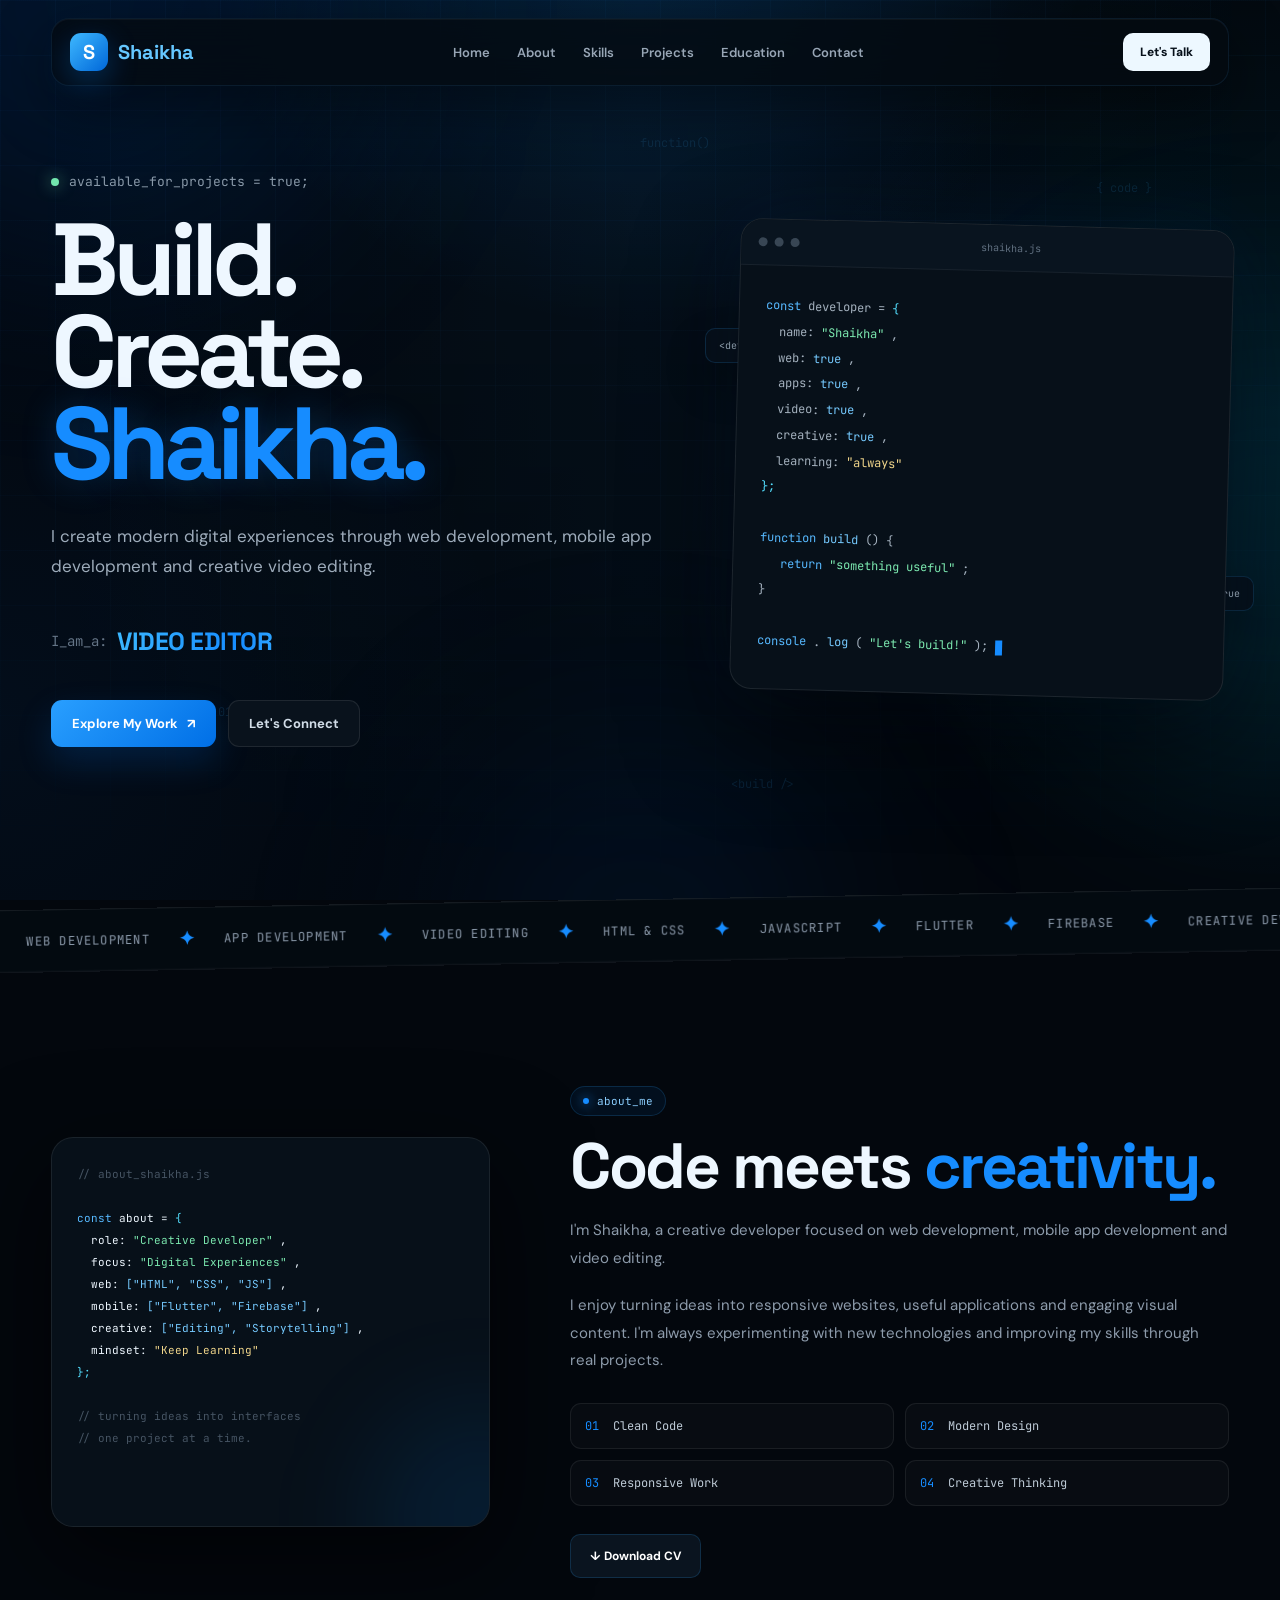
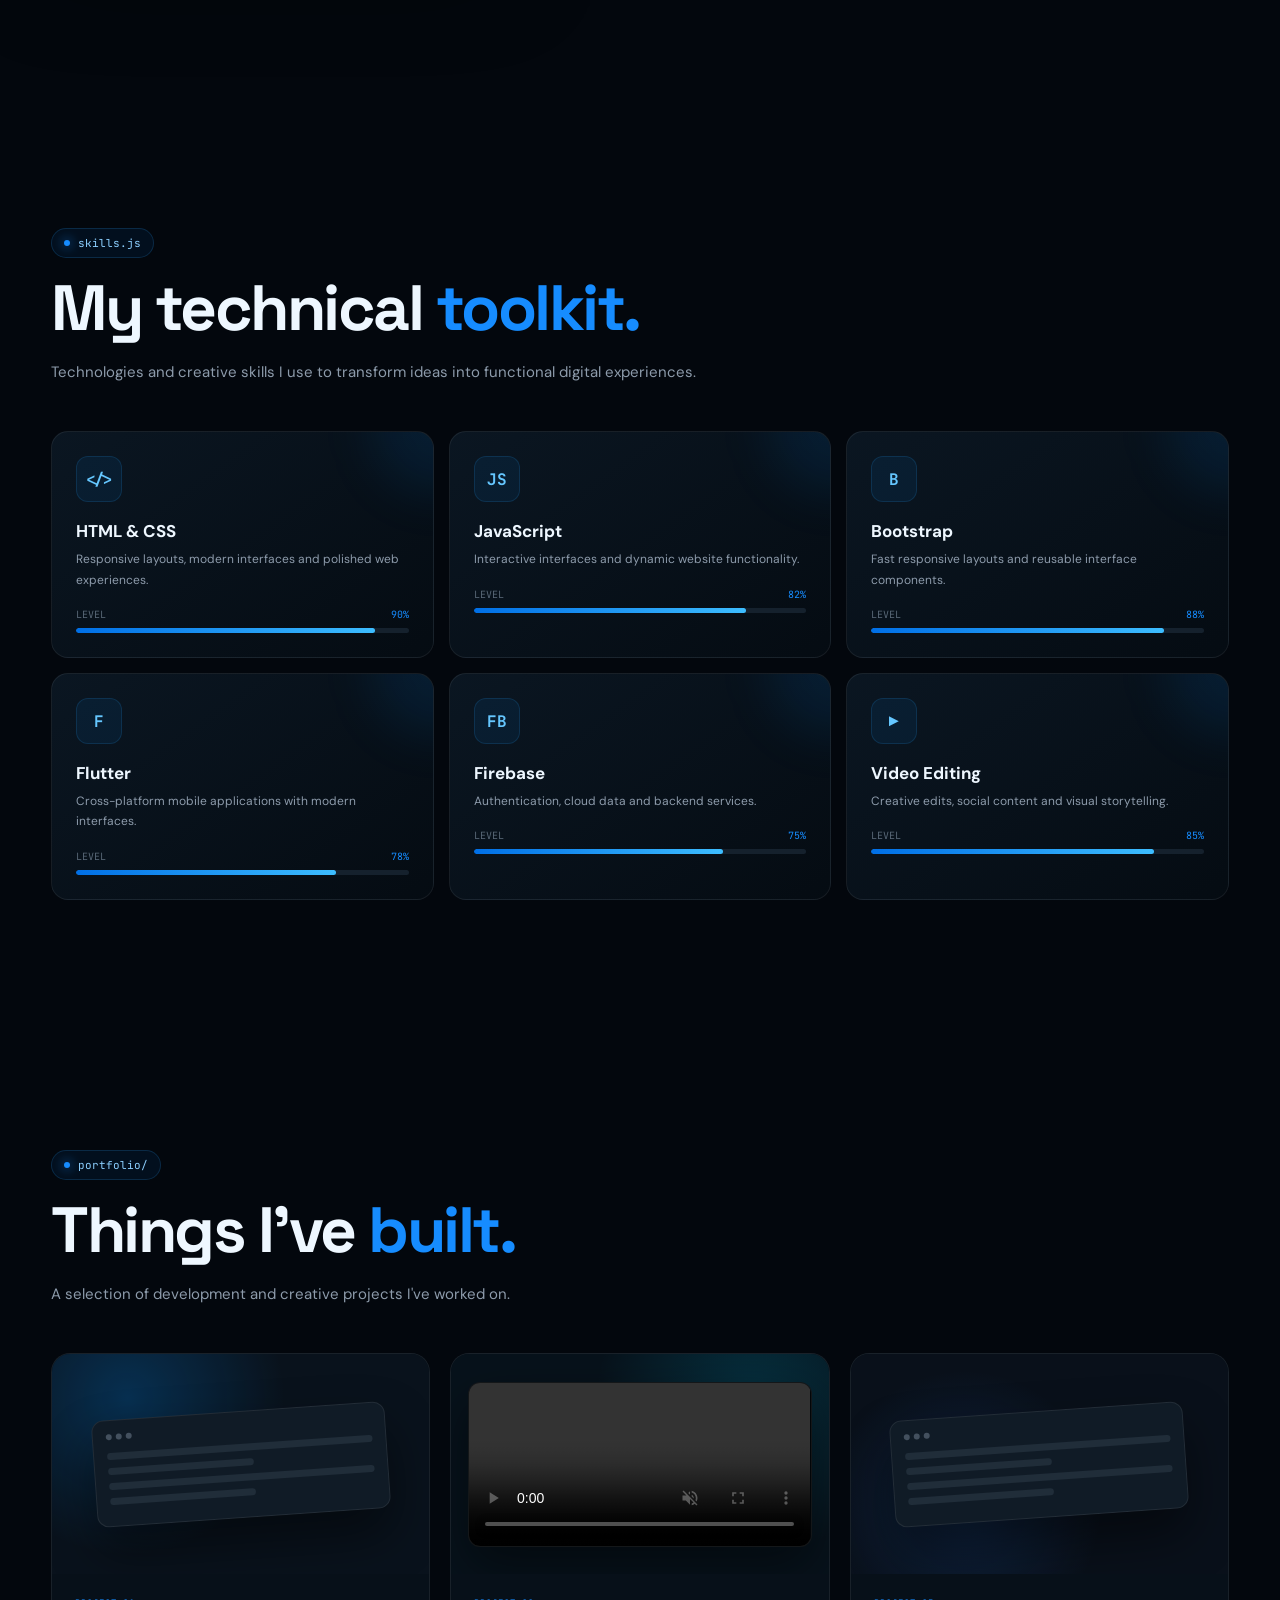
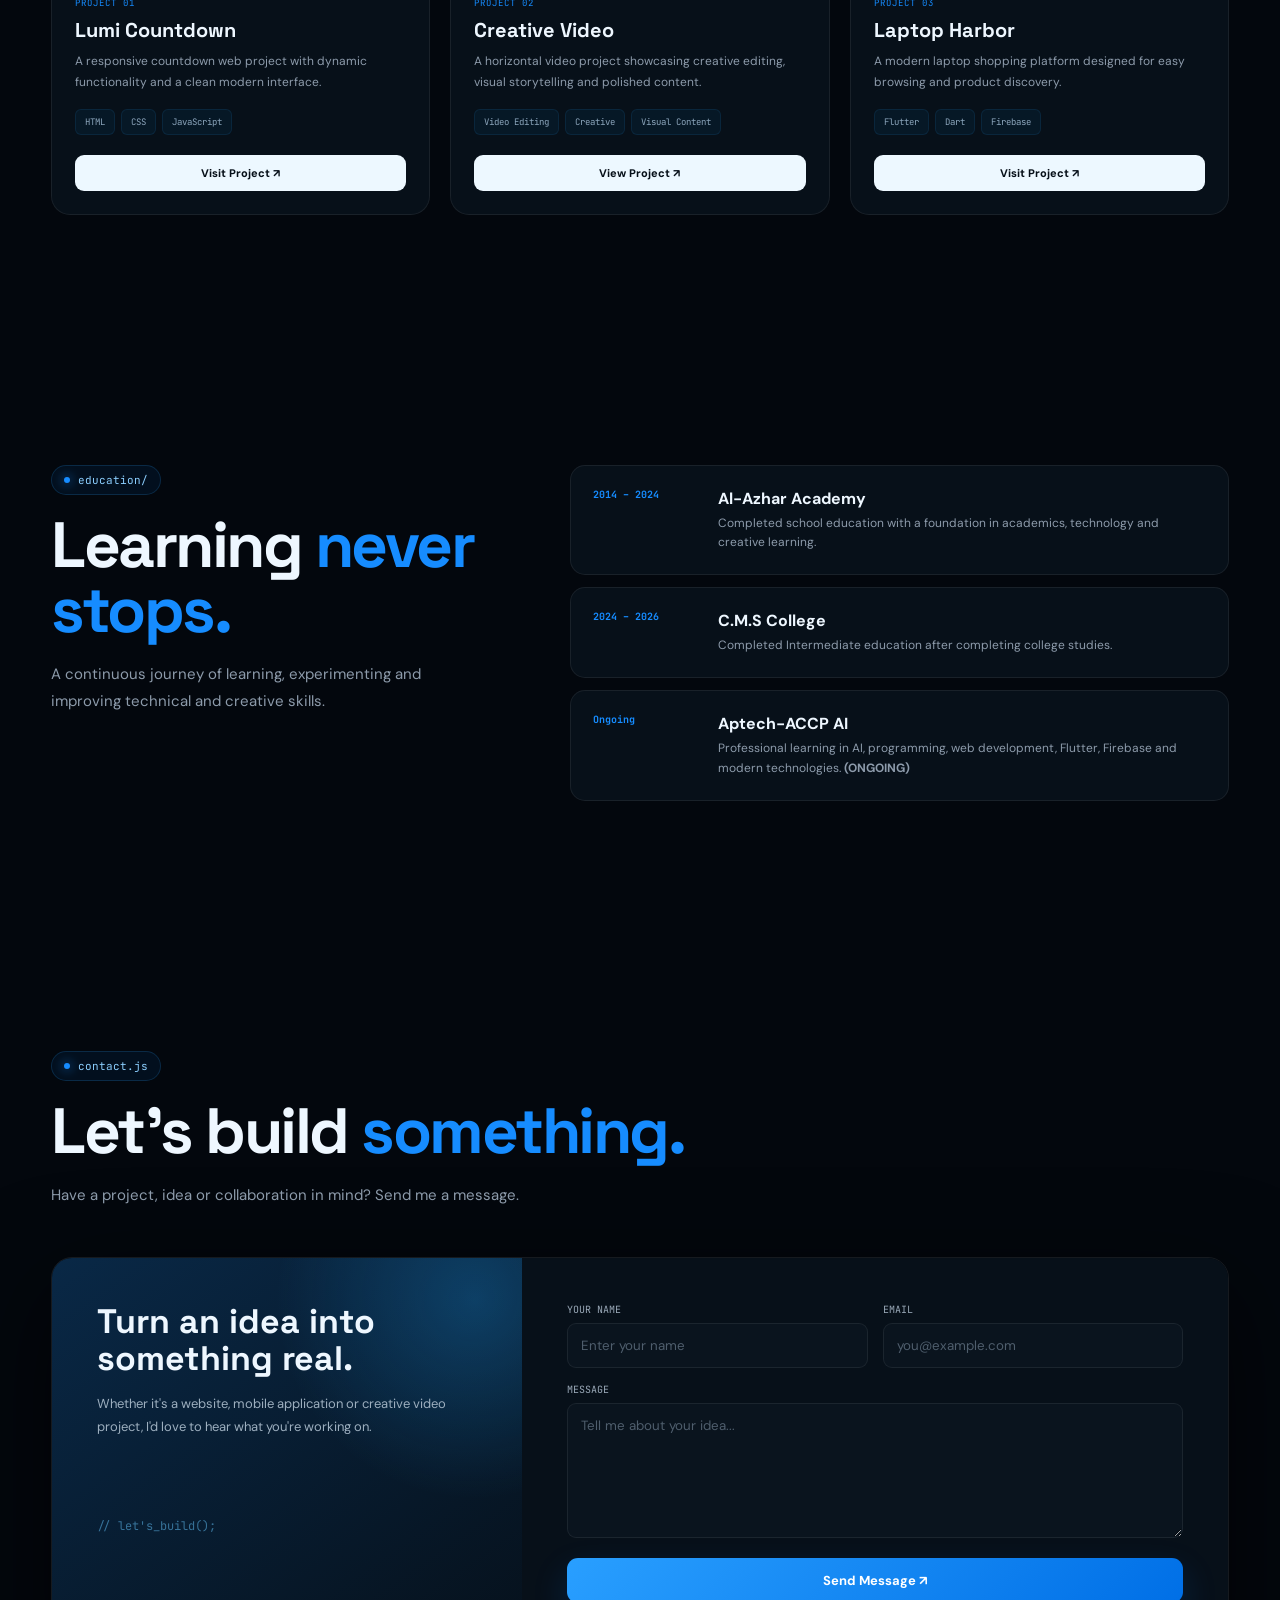
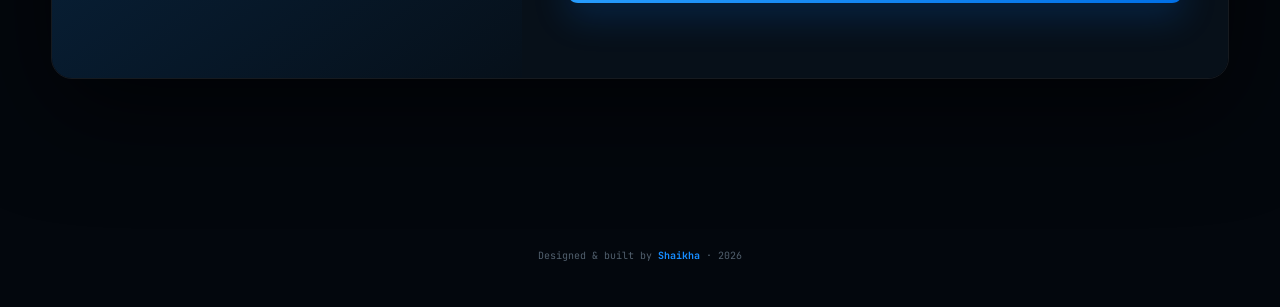
<file: index.html>
<!doctype html>
<html lang="en">
  <head>
    <meta charset="UTF-8" />
    <meta name="viewport" content="width=device-width, initial-scale=1.0" />
    <title>Shaikha | Developer & Video Editor</title>
    <link rel="preconnect" href="https://fonts.googleapis.com" />
    <link rel="preconnect" href="https://fonts.gstatic.com" crossorigin />
    <link
      href="https://fonts.googleapis.com/css2?family=DM+Sans:wght@400;500;600;700&family=JetBrains+Mono:wght@400;500;600;700&family=Space+Grotesk:wght@400;500;600;700&display=swap"
      rel="stylesheet"
    />
    <style>
      /* ===================================================== RESET ===================================================== */
      * {
        margin: 0;
        padding: 0;
        box-sizing: border-box;
      }
      html {
        scroll-behavior: smooth;
      }
      body {
        font-family: "DM Sans", sans-serif;
        color: #eef7ff;
        background: #03070d;
        overflow-x: hidden;
      }
      ::selection {
        background: #168cff;
        color: white;
      }
      a {
        text-decoration: none;
        color: inherit;
      }
      button,
      input,
      textarea {
        font-family: inherit;
      }
      :root {
        --bg: #03070d;
        --bg2: #07101a;
        --card: #09121c;
        --blue: #168cff;
        --blue2: #006fe6;
        --blue3: #65c7ff;
        --cyan: #32d8ff;
        --white: #f3f9ff;
        --muted: #8d9bab;
        --muted2: #566474;
        --border: rgba(44, 166, 255, 0.18);
        --green: #72e6ae;
        --shadow: 0 30px 100px rgba(0, 0, 0, 0.65);
      } /* ===================================================== UNIQUE DARK CODING BACKGROUND ===================================================== */
      .background {
        position: fixed;
        inset: 0;
        z-index: -20;
        overflow: hidden;
        background:
          radial-gradient(
            circle at 50% -15%,
            rgba(0, 132, 255, 0.18),
            transparent 38%
          ),
          radial-gradient(
            circle at 100% 45%,
            rgba(0, 209, 255, 0.08),
            transparent 35%
          ),
          radial-gradient(
            circle at 0% 80%,
            rgba(0, 90, 190, 0.08),
            transparent 35%
          ),
          #03070d;
      } /* Perspective grid */
      .background-grid {
        position: absolute;
        inset: 0;
        background-image:
          linear-gradient(rgba(40, 155, 255, 0.045) 1px, transparent 1px),
          linear-gradient(90deg, rgba(40, 155, 255, 0.045) 1px, transparent 1px);
        background-size: 55px 55px;
        mask-image: linear-gradient(
          to bottom,
          black,
          rgba(0, 0, 0, 0.6) 65%,
          transparent
        );
        opacity: 0.8;
      } /* Moving light scan */
      .background-grid::after {
        content: "";
        position: absolute;
        inset: 0;
        background: linear-gradient(
          90deg,
          transparent,
          rgba(35, 166, 255, 0.08),
          transparent
        );
        animation: scan 8s linear infinite;
      }
      @keyframes scan {
        0% {
          transform: translateX(-100%);
        }
        100% {
          transform: translateX(100%);
        }
      } /* Blue atmospheric glows */
      .glow {
        position: absolute;
        border-radius: 50%;
        filter: blur(110px);
        pointer-events: none;
      }
      .glow-one {
        width: 520px;
        height: 520px;
        background: rgba(0, 112, 255, 0.13);
        top: -260px;
        left: -170px;
        animation: glowFloat 12s ease-in-out infinite;
      }
      .glow-two {
        width: 480px;
        height: 480px;
        background: rgba(0, 205, 255, 0.08);
        right: -230px;
        top: 35%;
        animation: glowFloat2 15s ease-in-out infinite;
      }
      .glow-three {
        width: 380px;
        height: 380px;
        background: rgba(0, 88, 190, 0.1);
        left: 35%;
        bottom: -220px;
      }
      @keyframes glowFloat {
        50% {
          transform: translate(80px, 60px) scale(1.1);
        }
      }
      @keyframes glowFloat2 {
        50% {
          transform: translate(-60px, 50px) scale(1.08);
        }
      } /* Floating coding symbols */
      .code-particle {
        position: absolute;
        color: rgba(61, 180, 255, 0.13);
        font-family: "JetBrains Mono", monospace;
        font-size: 12px;
        pointer-events: none;
        animation: particleFloat 9s ease-in-out infinite;
      }
      .p1 {
        left: 7%;
        top: 28%;
      }
      .p2 {
        right: 10%;
        top: 20%;
        animation-delay: 2s;
      }
      .p3 {
        left: 17%;
        bottom: 20%;
        animation-delay: 4s;
      }
      .p4 {
        right: 18%;
        bottom: 25%;
        animation-delay: 1s;
      }
      .p5 {
        left: 50%;
        top: 15%;
        animation-delay: 3s;
      }
      .p6 {
        right: 38%;
        bottom: 12%;
        animation-delay: 5s;
      }
      @keyframes particleFloat {
        50% {
          transform: translateY(-18px);
          opacity: 0.8;
        }
      } /* ===================================================== NAVBAR ===================================================== */
      header {
        position: fixed;
        top: 18px;
        left: 0;
        width: 100%;
        z-index: 999;
      }
      .navbar {
        width: min(1180px, 92%);
        height: 68px;
        margin: auto;
        padding: 0 18px;
        display: flex;
        align-items: center;
        justify-content: space-between;
        background: rgba(4, 10, 17, 0.8);
        border: 1px solid rgba(70, 174, 255, 0.1);
        border-radius: 18px;
        backdrop-filter: blur(20px);
        box-shadow:
          0 20px 60px rgba(0, 0, 0, 0.45),
          inset 0 1px rgba(255, 255, 255, 0.04);
      }
      .logo {
        display: flex;
        align-items: center;
        gap: 10px;
        font-size: 20px;
        font-weight: 700;
        font-family: "Space Grotesk", sans-serif;
      }
      .logo-box {
        width: 38px;
        height: 38px;
        display: grid;
        place-items: center;
        border-radius: 11px;
        color: white;
        background: linear-gradient(135deg, #3eb8ff, #0067d9);
        box-shadow: 0 10px 30px rgba(0, 129, 255, 0.3);
      }
      .logo span {
        color: var(--blue3);
      }
      .nav-links {
        display: flex;
        align-items: center;
        gap: 27px;
      }
      .nav-links a {
        color: #98a6b6;
        font-size: 13px;
        font-weight: 600;
        transition: 0.25s;
      }
      .nav-links a:hover {
        color: #ffffff;
      }
      .nav-btn {
        padding: 11px 17px;
        background: #edf8ff;
        border-radius: 10px;
        color: #06101a;
        font-size: 12px;
        font-weight: 800;
        transition: 0.3s;
      }
      .nav-btn:hover {
        background: var(--blue);
        color: white;
        transform: translateY(-2px);
      }
      .menu {
        display: none;
        width: 42px;
        height: 42px;
        border: 1px solid rgba(255, 255, 255, 0.08);
        border-radius: 11px;
        background: #0b141e;
        color: white;
        font-size: 20px;
        cursor: pointer;
      } /* ===================================================== GENERAL ===================================================== */
      .container {
        width: min(1180px, 92%);
        margin: auto;
      }
      section {
        padding: 125px 0;
      }
      .section-label {
        display: inline-flex;
        align-items: center;
        gap: 8px;
        padding: 7px 12px;
        color: #8bcfff;
        border: 1px solid var(--border);
        background: rgba(0, 130, 255, 0.07);
        border-radius: 50px;
        font-size: 11px;
        font-family: "JetBrains Mono", monospace;
        margin-bottom: 18px;
      }
      .section-label::before {
        content: "";
        width: 6px;
        height: 6px;
        border-radius: 50%;
        background: var(--blue);
        box-shadow: 0 0 12px var(--blue);
      }
      .section-title {
        font-family: "Space Grotesk", sans-serif;
        font-size: clamp(38px, 5vw, 64px);
        letter-spacing: -2.5px;
        line-height: 1.02;
        margin-bottom: 18px;
      }
      .purple {
        color: var(--blue);
      }
      .section-description {
        max-width: 650px;
        color: var(--muted);
        line-height: 1.8;
        font-size: 15px;
      } /* ===================================================== HERO ===================================================== */
      .hero {
        min-height: 100vh;
        display: grid;
        grid-template-columns: 1.1fr 0.9fr;
        gap: 80px;
        align-items: center;
        padding-top: 145px;
      }
      .hero-left {
        position: relative;
      }
      .terminal-label {
        display: flex;
        align-items: center;
        gap: 10px;
        color: #8999a9;
        font-family: "JetBrains Mono", monospace;
        font-size: 13px;
        margin-bottom: 24px;
      }
      .terminal-label .dot {
        width: 8px;
        height: 8px;
        border-radius: 50%;
        background: var(--green);
        box-shadow: 0 0 15px rgba(114, 230, 174, 0.7);
      }
      .hero h1 {
        font-family: "Space Grotesk", sans-serif;
        font-size: clamp(62px, 8vw, 108px);
        line-height: 0.9;
        letter-spacing: -6px;
        margin-bottom: 30px;
      }
      .hero h1 .line-two {
        display: block;
      }
      .hero h1 .name {
        color: var(--blue);
        text-shadow: 0 0 35px rgba(22, 140, 255, 0.25);
      }
      .hero-text {
        max-width: 620px;
        color: #9eacbb;
        font-size: 17px;
        line-height: 1.8;
        margin-bottom: 32px;
      } /* ===================================================== LOOPING ROLE TEXT ===================================================== */
      .role-wrapper {
        height: 54px;
        display: flex;
        align-items: center;
        margin-bottom: 32px;
        overflow: hidden;
      }
      .role-prefix {
        color: #647486;
        font-family: "JetBrains Mono", monospace;
        font-size: 14px;
        margin-right: 10px;
      }
      .role-loop {
        height: 45px;
        overflow: hidden;
        position: relative;
      }
      .role-track {
        display: flex;
        flex-direction: column;
        animation: roleLoop 9s ease-in-out infinite;
      }
      .loop-role {
        height: 45px;
        display: flex;
        align-items: center;
        font-family: "Space Grotesk", sans-serif;
        font-size: 25px;
        font-weight: 700;
        letter-spacing: -0.5px;
        background: linear-gradient(90deg, #3bb7ff, #168cff, #65dcff);
        -webkit-background-clip: text;
        -webkit-text-fill-color: transparent;
      }
      @keyframes roleLoop {
        0%,
        20% {
          transform: translateY(0);
        }
        25%,
        45% {
          transform: translateY(-45px);
        }
        50%,
        70% {
          transform: translateY(-90px);
        }
        75%,
        95% {
          transform: translateY(-135px);
        }
        100% {
          transform: translateY(0);
        }
      }
      .hero-buttons {
        display: flex;
        gap: 12px;
        flex-wrap: wrap;
      }
      .primary-btn {
        display: inline-flex;
        align-items: center;
        justify-content: center;
        gap: 9px;
        padding: 14px 21px;
        color: white;
        background: linear-gradient(135deg, #299fff, #006fe6);
        border-radius: 11px;
        font-size: 13px;
        font-weight: 700;
        box-shadow: 0 15px 35px rgba(0, 112, 230, 0.2);
        transition: 0.3s;
      }
      .primary-btn:hover {
        transform: translateY(-4px);
        box-shadow: 0 20px 45px rgba(0, 133, 255, 0.35);
      }
      .secondary-btn {
        display: inline-flex;
        align-items: center;
        padding: 14px 20px;
        color: #d1dce7;
        background: #09121c;
        border: 1px solid rgba(255, 255, 255, 0.09);
        border-radius: 11px;
        font-size: 13px;
        font-weight: 700;
        transition: 0.3s;
      }
      .secondary-btn:hover {
        border-color: var(--border);
        transform: translateY(-4px);
        color: white;
      } /* ===================================================== TERMINAL ===================================================== */
      .hero-right {
        position: relative;
      }
      .terminal {
        width: 100%;
        background: #071019;
        border: 1px solid rgba(255, 255, 255, 0.09);
        border-radius: 22px;
        overflow: hidden;
        box-shadow:
          0 40px 100px rgba(0, 0, 0, 0.55),
          0 0 80px rgba(0, 130, 255, 0.08);
        transform: rotate(1.5deg);
        transition: 0.4s;
      }
      .terminal:hover {
        transform: rotate(0deg) translateY(-5px);
      }
      .terminal-top {
        height: 46px;
        padding: 0 17px;
        display: flex;
        align-items: center;
        gap: 7px;
        border-bottom: 1px solid rgba(255, 255, 255, 0.06);
        background: #09141f;
      }
      .terminal-dot {
        width: 9px;
        height: 9px;
        border-radius: 50%;
        background: #384654;
      }
      .terminal-title {
        margin-left: auto;
        margin-right: auto;
        color: #617080;
        font-family: "JetBrains Mono", monospace;
        font-size: 10px;
      }
      .terminal-code {
        padding: 28px 26px 34px;
        font-family: "JetBrains Mono", monospace;
        font-size: 12px;
        line-height: 2.15;
        color: #a5b2bf;
      }
      .code-purple {
        color: #57b9ff;
      }
      .code-green {
        color: #7ce9b0;
      }
      .code-blue {
        color: #76caff;
      }
      .code-pink {
        color: #54dfff;
      }
      .code-yellow {
        color: #f1d68b;
      }
      .cursor {
        display: inline-block;
        width: 7px;
        height: 15px;
        background: var(--blue);
        vertical-align: middle;
        animation: blink 1s infinite;
      }
      @keyframes blink {
        50% {
          opacity: 0;
        }
      }
      .terminal-badge {
        position: absolute;
        padding: 10px 13px;
        background: rgba(8, 17, 27, 0.94);
        border: 1px solid rgba(44, 166, 255, 0.2);
        border-radius: 10px;
        color: #b9cad9;
        font-family: "JetBrains Mono", monospace;
        font-size: 10px;
        box-shadow: 0 20px 40px rgba(0, 0, 0, 0.3);
        animation: badgeFloat 5s ease-in-out infinite;
      }
      .badge-one {
        left: -30px;
        top: 22%;
      }
      .badge-two {
        right: -25px;
        bottom: 18%;
        animation-delay: 1.5s;
      }
      @keyframes badgeFloat {
        50% {
          transform: translateY(-12px);
        }
      } /* ===================================================== MARQUEE ===================================================== */
      .marquee-wrap {
        overflow: hidden;
        border-top: 1px solid rgba(255, 255, 255, 0.07);
        border-bottom: 1px solid rgba(255, 255, 255, 0.07);
        background: rgba(4, 11, 18, 0.7);
        padding: 18px 0;
        transform: rotate(-1deg) scale(1.03);
      }
      .marquee {
        display: flex;
        width: max-content;
        animation: marquee 24s linear infinite;
      }
      .marquee-item {
        display: flex;
        align-items: center;
        gap: 28px;
        padding-right: 28px;
        color: #8998a8;
        font-family: "JetBrains Mono", monospace;
        font-size: 12px;
        text-transform: uppercase;
        letter-spacing: 1px;
      }
      .marquee-item strong {
        color: var(--blue);
        font-size: 18px;
      }
      @keyframes marquee {
        to {
          transform: translateX(-50%);
        }
      } /* ===================================================== ABOUT ===================================================== */
      .about-grid {
        display: grid;
        grid-template-columns: 0.8fr 1.2fr;
        gap: 80px;
        align-items: center;
      }
      .about-code {
        min-height: 390px;
        padding: 25px;
        background: #071019;
        border: 1px solid rgba(255, 255, 255, 0.08);
        border-radius: 22px;
        font-family: "JetBrains Mono", monospace;
        font-size: 11px;
        line-height: 2;
        box-shadow: var(--shadow);
        position: relative;
        overflow: hidden;
      }
      .about-code::after {
        content: "";
        position: absolute;
        width: 220px;
        height: 220px;
        border-radius: 50%;
        background: rgba(0, 135, 255, 0.1);
        filter: blur(50px);
        right: -100px;
        bottom: -100px;
      }
      .code-comment {
        color: #465463;
      }
      .about-content p {
        color: var(--muted);
        line-height: 1.85;
        font-size: 15px;
        margin-bottom: 19px;
      }
      .about-points {
        display: grid;
        grid-template-columns: 1fr 1fr;
        gap: 11px;
        margin-top: 28px;
      }
      .about-point {
        padding: 14px;
        border: 1px solid rgba(255, 255, 255, 0.07);
        background: rgba(255, 255, 255, 0.025);
        border-radius: 11px;
        color: #bdcad6;
        font-size: 12px;
        font-family: "JetBrains Mono", monospace;
      }
      .about-point span {
        color: var(--blue);
        margin-right: 7px;
      }
      .about-actions {
        margin-top: 28px;
      }
      .cv-btn {
        display: inline-flex;
        align-items: center;
        gap: 9px;
        padding: 13px 19px;
        color: white;
        background: #0a141f;
        border: 1px solid var(--border);
        border-radius: 10px;
        font-size: 12px;
        font-weight: 700;
        transition: 0.3s;
      }
      .cv-btn:hover {
        background: var(--blue);
        border-color: var(--blue);
        transform: translateY(-3px);
      } /* ===================================================== SKILLS ===================================================== */
      .skills-grid {
        display: grid;
        grid-template-columns: repeat(3, 1fr);
        gap: 15px;
        margin-top: 45px;
      }
      .skill-card {
        padding: 24px;
        background: linear-gradient(
          145deg,
          rgba(11, 23, 35, 0.96),
          rgba(5, 12, 19, 0.96)
        );
        border: 1px solid rgba(255, 255, 255, 0.07);
        border-radius: 17px;
        transition: 0.35s;
        position: relative;
        overflow: hidden;
      }
      .skill-card::before {
        content: "";
        position: absolute;
        width: 130px;
        height: 130px;
        border-radius: 50%;
        background: rgba(0, 140, 255, 0.1);
        filter: blur(25px);
        top: -70px;
        right: -70px;
        transition: 0.4s;
      }
      .skill-card:hover {
        transform: translateY(-7px);
        border-color: rgba(44, 166, 255, 0.25);
        box-shadow: 0 25px 60px rgba(0, 0, 0, 0.35);
      }
      .skill-card:hover::before {
        transform: scale(1.5);
      }
      .skill-icon {
        width: 46px;
        height: 46px;
        display: grid;
        place-items: center;
        background: rgba(0, 145, 255, 0.08);
        border: 1px solid rgba(44, 166, 255, 0.15);
        border-radius: 12px;
        color: var(--blue3);
        font-family: "JetBrains Mono", monospace;
        font-weight: 700;
        margin-bottom: 18px;
        position: relative;
      }
      .skill-card h3 {
        font-size: 17px;
        margin-bottom: 7px;
        position: relative;
      }
      .skill-card p {
        color: var(--muted);
        font-size: 12px;
        line-height: 1.7;
        margin-bottom: 18px;
        position: relative;
      }
      .skill-progress-top {
        display: flex;
        justify-content: space-between;
        color: #596877;
        font-size: 10px;
        font-family: "JetBrains Mono", monospace;
        margin-bottom: 7px;
      }
      .skill-percent {
        color: var(--blue);
      }
      .progress-bar {
        height: 5px;
        background: #15212d;
        border-radius: 50px;
        overflow: hidden;
      }
      .progress-fill {
        height: 100%;
        width: 0;
        background: linear-gradient(90deg, #006fe6, #3dbdff);
        border-radius: 50px;
        transition: width 1.4s ease;
      }
      .skill-card.show .progress-fill {
        width: var(--skill-width);
      } /* ===================================================== PROJECTS ===================================================== */
      .projects-grid {
        display: grid;
        grid-template-columns: repeat(3, minmax(0, 1fr));
        gap: 20px;
        margin-top: 45px;
      }
      .project-card {
        display: flex;
        flex-direction: column;
        min-width: 0;
        background: #071019;
        border: 1px solid rgba(255, 255, 255, 0.07);
        border-radius: 19px;
        overflow: hidden;
        transition: 0.35s;
      }
      .project-card:hover {
        transform: translateY(-8px);
        border-color: rgba(44, 166, 255, 0.22);
        box-shadow: 0 35px 80px rgba(0, 0, 0, 0.45);
      }
      .project-preview {
        height: 220px;
        display: flex;
        align-items: center;
        justify-content: center;
        position: relative;
        overflow: hidden;
      }
      .project-one {
        background:
          radial-gradient(
            circle at 20% 20%,
            rgba(0, 145, 255, 0.23),
            transparent 45%
          ),
          #09121c;
      }
      .project-two {
        background:
          radial-gradient(
            circle at 80% 20%,
            rgba(0, 207, 255, 0.16),
            transparent 45%
          ),
          #07121b;
      }
      .project-three {
        background:
          radial-gradient(
            circle at 30% 70%,
            rgba(40, 130, 255, 0.17),
            transparent 45%
          ),
          #09101a;
      }
      .mock-window {
        width: 78%;
        background: #101b26;
        border: 1px solid rgba(255, 255, 255, 0.08);
        border-radius: 12px;
        padding: 13px;
        box-shadow: 0 25px 50px rgba(0, 0, 0, 0.45);
        transform: rotate(-4deg);
        transition: 0.4s;
      }
      .project-card:hover .mock-window {
        transform: rotate(0deg) scale(1.04);
      }
      .mock-top {
        display: flex;
        gap: 4px;
        margin-bottom: 13px;
      }
      .mock-dot {
        width: 6px;
        height: 6px;
        background: #43505e;
        border-radius: 50%;
      }
      .mock-line {
        height: 7px;
        background: #202d39;
        border-radius: 20px;
        margin: 8px 0;
      }
      .mock-line.short {
        width: 55%;
      }
      .project-video {
        width: 91%;
        height: 165px;
        object-fit: cover;
        display: block;
        border-radius: 12px;
        background: #020508;
        border: 1px solid rgba(255, 255, 255, 0.07);
        box-shadow: 0 20px 50px rgba(0, 0, 0, 0.45);
        transition: 0.4s;
      }
      .project-card:hover .project-video {
        transform: scale(1.025);
      }
      .project-info {
        padding: 23px;
        display: flex;
        flex-direction: column;
        flex: 1;
      }
      .project-number {
        color: var(--blue);
        font-family: "JetBrains Mono", monospace;
        font-size: 9px;
        letter-spacing: 1px;
        margin-bottom: 8px;
      }
      .project-info h3 {
        font-family: "Space Grotesk", sans-serif;
        font-size: 20px;
        margin-bottom: 8px;
      }
      .project-info p {
        color: var(--muted);
        font-size: 12px;
        line-height: 1.7;
        margin-bottom: 17px;
      }
      .tags {
        display: flex;
        flex-wrap: wrap;
        gap: 6px;
        margin-bottom: 20px;
      }
      .tag {
        padding: 6px 9px;
        background: rgba(0, 145, 255, 0.06);
        border: 1px solid rgba(44, 166, 255, 0.1);
        color: #8ca7bd;
        border-radius: 6px;
        font-family: "JetBrains Mono", monospace;
        font-size: 9px;
      }
      .project-link {
        display: flex;
        align-items: center;
        justify-content: center;
        gap: 7px;
        width: 100%;
        padding: 11px;
        margin-top: auto;
        background: #edf8ff;
        color: #071019;
        border-radius: 9px;
        font-size: 11px;
        font-weight: 800;
        transition: 0.3s;
      }
      .project-link:hover {
        background: var(--blue);
        color: white;
        transform: translateY(-2px);
      } /* ===================================================== EDUCATION ===================================================== */
      .education {
        display: grid;
        grid-template-columns: 0.8fr 1.2fr;
        gap: 80px;
      }
      .education-list {
        display: grid;
        gap: 12px;
      }
      .edu-item {
        padding: 22px;
        display: grid;
        grid-template-columns: 105px 1fr;
        gap: 20px;
        background: #071019;
        border: 1px solid rgba(255, 255, 255, 0.07);
        border-radius: 15px;
        transition: 0.3s;
      }
      .edu-item:hover {
        transform: translateX(5px);
        border-color: rgba(44, 166, 255, 0.2);
      }
      .edu-year {
        color: var(--blue);
        font-family: "JetBrains Mono", monospace;
        font-size: 10px;
        font-weight: 700;
      }
      .edu-item h3 {
        font-size: 16px;
        margin-bottom: 5px;
      }
      .edu-item p {
        color: var(--muted);
        font-size: 12px;
        line-height: 1.6;
      } /* ===================================================== CONTACT ===================================================== */
      .contact-box {
        margin-top: 48px;
        display: grid;
        grid-template-columns: 0.8fr 1.2fr;
        overflow: hidden;
        border-radius: 21px;
        border: 1px solid rgba(255, 255, 255, 0.08);
        box-shadow: var(--shadow);
      }
      .contact-left {
        padding: 45px;
        background:
          radial-gradient(
            circle at 90% 10%,
            rgba(30, 165, 255, 0.25),
            transparent 35%
          ),
          linear-gradient(145deg, #092846, #06101a);
      }
      .contact-left h3 {
        font-family: "Space Grotesk", sans-serif;
        font-size: 34px;
        line-height: 1.1;
        margin-bottom: 15px;
      }
      .contact-left p {
        color: #9dafbf;
        font-size: 13px;
        line-height: 1.75;
      }
      .contact-decoration {
        margin-top: 80px;
        color: rgba(101, 199, 255, 0.5);
        font-family: "JetBrains Mono", monospace;
        font-size: 12px;
      }
      .contact-right {
        padding: 45px;
        background: #071019;
      }
      .form-grid {
        display: grid;
        grid-template-columns: 1fr 1fr;
        gap: 15px;
      }
      .field.full {
        grid-column: 1 / -1;
      }
      .field label {
        display: block;
        color: #9baab9;
        font-family: "JetBrains Mono", monospace;
        font-size: 10px;
        margin-bottom: 7px;
      }
      .field input,
      .field textarea {
        width: 100%;
        padding: 13px;
        color: white;
        background: #0a141e;
        border: 1px solid rgba(255, 255, 255, 0.07);
        border-radius: 9px;
        outline: none;
        transition: 0.25s;
      }
      .field input::placeholder,
      .field textarea::placeholder {
        color: #4f5e6d;
      }
      .field input:focus,
      .field textarea:focus {
        border-color: rgba(44, 166, 255, 0.5);
        box-shadow: 0 0 0 3px rgba(44, 166, 255, 0.07);
      }
      .field textarea {
        min-height: 135px;
        resize: vertical;
      }
      .form-message {
        min-height: 20px;
        margin-top: 10px;
        color: var(--blue3);
        font-size: 12px;
      } /* ===================================================== FOOTER ===================================================== */
      footer {
        padding: 45px 0;
        text-align: center;
        color: #52606e;
        font-family: "JetBrains Mono", monospace;
        font-size: 10px;
      }
      footer strong {
        color: var(--blue);
      } /* ===================================================== REVEAL ===================================================== */
      .reveal {
        opacity: 0;
        transform: translateY(25px);
        transition:
          opacity 0.8s ease,
          transform 0.8s ease;
      }
      .reveal.show {
        opacity: 1;
        transform: translateY(0);
      } /* ===================================================== RESPONSIVE ===================================================== */
      @media (max-width: 950px) {
        .nav-links {
          display: none;
          position: absolute;
          top: 77px;
          left: 0;
          right: 0;
          padding: 14px;
          flex-direction: column;
          align-items: stretch;
          gap: 3px;
          background: rgba(5, 12, 19, 0.97);
          border: 1px solid rgba(255, 255, 255, 0.08);
          border-radius: 15px;
          backdrop-filter: blur(20px);
        }
        .nav-links.active {
          display: flex;
        }
        .nav-links a {
          padding: 12px;
          border-radius: 8px;
        }
        .nav-links a:hover {
          background: rgba(44, 166, 255, 0.08);
        }
        .nav-btn {
          display: none;
        }
        .menu {
          display: block;
        }
        .hero {
          grid-template-columns: 1fr;
          gap: 60px;
        }
        .hero-right {
          max-width: 650px;
        }
        .about-grid,
        .education,
        .contact-box {
          grid-template-columns: 1fr;
        }
        .skills-grid {
          grid-template-columns: 1fr 1fr;
        }
        .projects-grid {
          grid-template-columns: 1fr 1fr;
        }
      }
      @media (max-width: 650px) {
        section {
          padding: 90px 0;
        }
        .hero {
          padding-top: 130px;
        }
        .hero h1 {
          font-size: 57px;
          letter-spacing: -4px;
        }
        .hero-text {
          font-size: 15px;
        }
        .terminal {
          transform: none;
        }
        .terminal-badge {
          display: none;
        }
        .about-points,
        .skills-grid,
        .projects-grid {
          grid-template-columns: 1fr;
        }
        .about-code {
          min-height: 340px;
        }
        .project-preview {
          height: 210px;
        }
        .contact-left,
        .contact-right {
          padding: 30px;
        }
        .form-grid {
          grid-template-columns: 1fr;
        }
        .field.full {
          grid-column: auto;
        }
        .edu-item {
          grid-template-columns: 1fr;
          gap: 8px;
        }
        .cv-btn {
          width: 100%;
          justify-content: center;
        }
        .role-loop {
          max-width: 280px;
        }
        .loop-role {
          font-size: 21px;
        }
      }
      @media (max-width: 420px) {
        .hero h1 {
          font-size: 48px;
        }
        .terminal-code {
          font-size: 10px;
          padding: 22px 18px;
        }
        .navbar {
          width: 94%;
        }
        .role-prefix {
          font-size: 12px;
        }
        .loop-role {
          font-size: 19px;
        }
      }
    </style>
  </head>
  <body>
    <!-- ===================================================== BACKGROUND ===================================================== -->
    <div class="background">
      <div class="background-grid"></div>
      <div class="glow glow-one"></div>
      <div class="glow glow-two"></div>
      <div class="glow glow-three"></div>
      <div class="code-particle p1">&lt;/&gt;</div>
      <div class="code-particle p2">{ code }</div>
      <div class="code-particle p3">01 / 10</div>
      <div class="code-particle p4">const()</div>
      <div class="code-particle p5">function()</div>
      <div class="code-particle p6">&lt;build /&gt;</div>
    </div>
    <!-- ===================================================== NAVBAR ===================================================== -->
    <header>
      <nav class="navbar">
        <a href="#home" class="logo">
          <div class="logo-box">S</div>
          <span>Shaikha</span>
        </a>
        <div class="nav-links" id="navLinks">
          <a href="#home">Home</a> <a href="#about">About</a>
          <a href="#skills">Skills</a> <a href="#projects">Projects</a>
          <a href="#education">Education</a> <a href="#contact">Contact</a>
        </div>
        <a href="#contact" class="nav-btn"> Let's Talk </a>
        <button class="menu" id="menu">☰</button>
      </nav>
    </header>
    <!-- ===================================================== HERO ===================================================== -->
    <section class="hero container" id="home">
      <div class="hero-left reveal">
        <div class="terminal-label">
          <span class="dot"></span> available_for_projects = true;
        </div>
        <h1>
          Build.
          <span class="line-two">
            Create. <span class="name"> Shaikha. </span>
          </span>
        </h1>
        <p class="hero-text">
          I create modern digital experiences through web development, mobile
          app development and creative video editing.
        </p>
        <!-- LOOPING ROLE TEXT -->
        <div class="role-wrapper">
          <span class="role-prefix"> I_am_a: </span>
          <div class="role-loop">
            <div class="role-track">
              <div class="loop-role">VIDEO EDITOR</div>
              <div class="loop-role">WEB DEVELOPER</div>
              <div class="loop-role">APP DEVELOPER</div>
              <div class="loop-role">CREATIVE DEVELOPER</div>
            </div>
          </div>
        </div>
        <div class="hero-buttons">
          <a href="#projects" class="primary-btn">
            Explore My Work <span>↗</span>
          </a>
          <a href="#contact" class="secondary-btn"> Let's Connect </a>
        </div>
      </div>
      <!-- TERMINAL -->
      <div class="hero-right reveal">
        <div class="terminal-badge badge-one">&lt;developer /&gt;</div>
        <div class="terminal-badge badge-two">creative.mode = true</div>
        <div class="terminal">
          <div class="terminal-top">
            <span class="terminal-dot"></span>
            <span class="terminal-dot"></span>
            <span class="terminal-dot"></span>
            <div class="terminal-title">shaikha.js</div>
          </div>
          <div class="terminal-code">
            <div>
              <span class="code-purple"> const </span> developer =
              <span class="code-pink"> { </span>
            </div>
            <div>
              &nbsp;&nbsp;name: <span class="code-green"> "Shaikha" </span>,
            </div>
            <div>&nbsp;&nbsp;web: <span class="code-blue"> true </span>,</div>
            <div>&nbsp;&nbsp;apps: <span class="code-blue"> true </span>,</div>
            <div>&nbsp;&nbsp;video: <span class="code-blue"> true </span>,</div>
            <div>
              &nbsp;&nbsp;creative: <span class="code-blue"> true </span>,
            </div>
            <div>
              &nbsp;&nbsp;learning: <span class="code-yellow"> "always" </span>
            </div>
            <div><span class="code-pink"> }; </span></div>
            <br />
            <div>
              <span class="code-purple"> function </span>
              <span class="code-blue"> build </span>() {
            </div>
            <div>
              &nbsp;&nbsp; <span class="code-purple"> return </span>
              <span class="code-green"> "something useful" </span>;
            </div>
            <div>}</div>
            <br />
            <div>
              <span class="code-purple"> console </span>.
              <span class="code-blue"> log </span>(
              <span class="code-green"> "Let's build!" </span> );
              <span class="cursor"></span>
            </div>
          </div>
        </div>
      </div>
    </section>
    <!-- ===================================================== MARQUEE ===================================================== -->
    <div class="marquee-wrap">
      <div class="marquee">
        <div class="marquee-item"><strong>✦</strong> Web Development</div>
        <div class="marquee-item"><strong>✦</strong> App Development</div>
        <div class="marquee-item"><strong>✦</strong> Video Editing</div>
        <div class="marquee-item"><strong>✦</strong> HTML & CSS</div>
        <div class="marquee-item"><strong>✦</strong> JavaScript</div>
        <div class="marquee-item"><strong>✦</strong> Flutter</div>
        <div class="marquee-item"><strong>✦</strong> Firebase</div>
        <div class="marquee-item"><strong>✦</strong> Creative Development</div>
        <!-- DUPLICATE -->
        <div class="marquee-item"><strong>✦</strong> Web Development</div>
        <div class="marquee-item"><strong>✦</strong> App Development</div>
        <div class="marquee-item"><strong>✦</strong> Video Editing</div>
        <div class="marquee-item"><strong>✦</strong> HTML & CSS</div>
        <div class="marquee-item"><strong>✦</strong> JavaScript</div>
        <div class="marquee-item"><strong>✦</strong> Flutter</div>
        <div class="marquee-item"><strong>✦</strong> Firebase</div>
        <div class="marquee-item"><strong>✦</strong> Creative Development</div>
      </div>
    </div>
    <!-- ===================================================== ABOUT ===================================================== -->
    <section id="about">
      <div class="container">
        <div class="about-grid">
          <div class="about-code reveal">
            <div class="code-comment">// about_shaikha.js</div>
            <br />
            <div>
              <span class="code-purple"> const </span> about =
              <span class="code-pink"> { </span>
            </div>
            <div>
              &nbsp;&nbsp;role:
              <span class="code-green"> "Creative Developer" </span>,
            </div>
            <div>
              &nbsp;&nbsp;focus:
              <span class="code-green"> "Digital Experiences" </span>,
            </div>
            <div>
              &nbsp;&nbsp;web:
              <span class="code-blue"> ["HTML", "CSS", "JS"] </span>,
            </div>
            <div>
              &nbsp;&nbsp;mobile:
              <span class="code-blue"> ["Flutter", "Firebase"] </span>,
            </div>
            <div>
              &nbsp;&nbsp;creative:
              <span class="code-blue"> ["Editing", "Storytelling"] </span>,
            </div>
            <div>
              &nbsp;&nbsp;mindset:
              <span class="code-yellow"> "Keep Learning" </span>
            </div>
            <div><span class="code-pink"> }; </span></div>
            <br />
            <div class="code-comment">// turning ideas into interfaces</div>
            <div class="code-comment">// one project at a time.</div>
          </div>
          <div class="about-content reveal">
            <div class="section-label">about_me</div>
            <h2 class="section-title">
              Code meets <span class="purple"> creativity. </span>
            </h2>
            <p>
              I'm Shaikha, a creative developer focused on web development,
              mobile app development and video editing.
            </p>
            <p>
              I enjoy turning ideas into responsive websites, useful
              applications and engaging visual content. I'm always experimenting
              with new technologies and improving my skills through real
              projects.
            </p>
            <div class="about-points">
              <div class="about-point"><span>01</span> Clean Code</div>
              <div class="about-point"><span>02</span> Modern Design</div>
              <div class="about-point"><span>03</span> Responsive Work</div>
              <div class="about-point"><span>04</span> Creative Thinking</div>
            </div>
            <div class="about-actions">
              <a
                href="Shaikha's CV.pdf"
                download="Shaikha's CV.pdf"
                class="cv-btn"
              >
                ↓ Download CV
              </a>
            </div>
          </div>
        </div>
      </div>
    </section>
    <!-- ===================================================== SKILLS ===================================================== -->
    <section id="skills">
      <div class="container">
        <div class="section-label reveal">skills.js</div>
        <h2 class="section-title reveal">
          My technical <span class="purple"> toolkit. </span>
        </h2>
        <p class="section-description reveal">
          Technologies and creative skills I use to transform ideas into
          functional digital experiences.
        </p>
        <div class="skills-grid">
          <!-- HTML -->
          <div class="skill-card reveal">
            <div class="skill-icon">&lt;/&gt;</div>
            <h3>HTML & CSS</h3>
            <p>
              Responsive layouts, modern interfaces and polished web
              experiences.
            </p>
            <div class="skill-progress-top">
              <span>LEVEL</span> <span class="skill-percent"> 90% </span>
            </div>
            <div class="progress-bar">
              <div class="progress-fill" style="--skill-width: 90%"></div>
            </div>
          </div>
          <!-- JS -->
          <div class="skill-card reveal">
            <div class="skill-icon">JS</div>
            <h3>JavaScript</h3>
            <p>Interactive interfaces and dynamic website functionality.</p>
            <div class="skill-progress-top">
              <span>LEVEL</span> <span class="skill-percent"> 82% </span>
            </div>
            <div class="progress-bar">
              <div class="progress-fill" style="--skill-width: 82%"></div>
            </div>
          </div>
          <!-- Bootstrap -->
          <div class="skill-card reveal">
            <div class="skill-icon">B</div>
            <h3>Bootstrap</h3>
            <p>Fast responsive layouts and reusable interface components.</p>
            <div class="skill-progress-top">
              <span>LEVEL</span> <span class="skill-percent"> 88% </span>
            </div>
            <div class="progress-bar">
              <div class="progress-fill" style="--skill-width: 88%"></div>
            </div>
          </div>
          <!-- Flutter -->
          <div class="skill-card reveal">
            <div class="skill-icon">F</div>
            <h3>Flutter</h3>
            <p>Cross-platform mobile applications with modern interfaces.</p>
            <div class="skill-progress-top">
              <span>LEVEL</span> <span class="skill-percent"> 78% </span>
            </div>
            <div class="progress-bar">
              <div class="progress-fill" style="--skill-width: 78%"></div>
            </div>
          </div>
          <!-- Firebase -->
          <div class="skill-card reveal">
            <div class="skill-icon">FB</div>
            <h3>Firebase</h3>
            <p>Authentication, cloud data and backend services.</p>
            <div class="skill-progress-top">
              <span>LEVEL</span> <span class="skill-percent"> 75% </span>
            </div>
            <div class="progress-bar">
              <div class="progress-fill" style="--skill-width: 75%"></div>
            </div>
          </div>
          <!-- Video -->
          <div class="skill-card reveal">
            <div class="skill-icon">▶</div>
            <h3>Video Editing</h3>
            <p>Creative edits, social content and visual storytelling.</p>
            <div class="skill-progress-top">
              <span>LEVEL</span> <span class="skill-percent"> 85% </span>
            </div>
            <div class="progress-bar">
              <div class="progress-fill" style="--skill-width: 85%"></div>
            </div>
          </div>
        </div>
      </div>
    </section>
    <!-- ===================================================== PROJECTS ===================================================== -->
    <section id="projects">
      <div class="container">
        <div class="section-label reveal">portfolio/</div>
        <h2 class="section-title reveal">
          Things I've <span class="purple"> built. </span>
        </h2>
        <p class="section-description reveal">
          A selection of development and creative projects I've worked on.
        </p>
        <div class="projects-grid">
          <!-- PROJECT 01 -->
          <div class="project-card reveal">
            <div class="project-preview project-one">
              <div class="mock-window">
                <div class="mock-top">
                  <span class="mock-dot"></span> <span class="mock-dot"></span>
                  <span class="mock-dot"></span>
                </div>
                <div class="mock-line"></div>
                <div class="mock-line short"></div>
                <div class="mock-line"></div>
                <div class="mock-line short"></div>
              </div>
            </div>
            <div class="project-info">
              <div class="project-number">PROJECT 01</div>
              <h3>Lumi Countdown</h3>
              <p>
                A responsive countdown web project with dynamic functionality
                and a clean modern interface.
              </p>
              <div class="tags">
                <span class="tag"> HTML </span> <span class="tag"> CSS </span>
                <span class="tag"> JavaScript </span>
              </div>
              <a
                href="https://shaikha0631.github.io/countdown-timer/"
                target="_blank"
                rel="noopener noreferrer"
                class="project-link"
              >
                Visit Project ↗
              </a>
            </div>
          </div>
          <!-- PROJECT 02 -->
          <div class="project-card reveal">
            <div class="project-preview project-two">
              <video
                class="project-video"
                controls
                muted
                playsinline
                preload="metadata"
              >
                <source src="video2.mp4" type="video/mp4" />
                Your browser does not support the video tag.
              </video>
            </div>
            <div class="project-info">
              <div class="project-number">PROJECT 02</div>
              <h3>Creative Video</h3>
              <p>
                A horizontal video project showcasing creative editing, visual
                storytelling and polished content.
              </p>
              <div class="tags">
                <span class="tag"> Video Editing </span>
                <span class="tag"> Creative </span>
                <span class="tag"> Visual Content </span>
              </div>
              <a href="#" class="project-link"> View Project ↗ </a>
            </div>
          </div>
          <!-- PROJECT 03 -->
          <div class="project-card reveal">
            <div class="project-preview project-three">
              <div class="mock-window">
                <div class="mock-top">
                  <span class="mock-dot"></span> <span class="mock-dot"></span>
                  <span class="mock-dot"></span>
                </div>
                <div class="mock-line"></div>
                <div class="mock-line short"></div>
                <div class="mock-line"></div>
                <div class="mock-line short"></div>
              </div>
            </div>
            <div class="project-info">
              <div class="project-number">PROJECT 03</div>
              <h3>Laptop Harbor</h3>
              <p>
                A modern laptop shopping platform designed for easy browsing and
                product discovery.
              </p>
              <div class="tags">
                <span class="tag"> Flutter </span>
                <span class="tag"> Dart </span>
                <span class="tag"> Firebase </span>
              </div>
              <a href="https://laptopharbor2405e.web.app" class="project-link">
                Visit Project ↗
              </a>
            </div>
          </div>
        </div>
      </div>
    </section>
    <!-- ===================================================== EDUCATION ===================================================== -->
    <section id="education">
      <div class="container">
        <div class="education">
          <div>
            <div class="section-label reveal">education/</div>
            <h2 class="section-title reveal">
              Learning <span class="purple"> never stops. </span>
            </h2>
            <p class="section-description reveal">
              A continuous journey of learning, experimenting and improving
              technical and creative skills.
            </p>
          </div>
          <div class="education-list">
            <div class="edu-item reveal">
              <div class="edu-year">2014 – 2024</div>
              <div>
                <h3>Al-Azhar Academy</h3>
                <p>
                  Completed school education with a foundation in academics,
                  technology and creative learning.
                </p>
              </div>
            </div>
            <div class="edu-item reveal">
              <div class="edu-year">2024 – 2026</div>
              <div>
                <h3>C.M.S College</h3>
                <p>
                  Completed Intermediate education after completing college
                  studies.
                </p>
              </div>
            </div>
            <div class="edu-item reveal">
              <div class="edu-year">Ongoing</div>
              <div>
                <h3>Aptech-ACCP AI</h3>
                <p>
                  Professional learning in AI, programming, web development,
                  Flutter, Firebase and modern technologies. <b>(ONGOING)</b>
                </p>
              </div>
            </div>
          </div>
        </div>
      </div>
    </section>
    <!-- ===================================================== CONTACT ===================================================== -->
    <section id="contact">
      <div class="container">
        <div class="section-label reveal">contact.js</div>
        <h2 class="section-title reveal">
          Let's build <span class="purple"> something. </span>
        </h2>
        <p class="section-description reveal">
          Have a project, idea or collaboration in mind? Send me a message.
        </p>
        <div class="contact-box">
          <div class="contact-left">
            <h3>Turn an idea into something real.</h3>
            <p>
              Whether it's a website, mobile application or creative video
              project, I'd love to hear what you're working on.
            </p>
            <div class="contact-decoration">// let's_build();</div>
          </div>
          <div class="contact-right">
            <form id="contactForm">
              <!-- ACCESS KEY KEPT -->
              <input
                type="hidden"
                name="access_key"
                value="2d57e0a9-77dd-4272-b57e-068a980ea777"
              />
              <div class="form-grid">
                <div class="field">
                  <label> YOUR NAME </label>
                  <input
                    type="text"
                    name="name"
                    placeholder="Enter your name"
                    required
                  />
                </div>
                <div class="field">
                  <label> EMAIL </label>
                  <input
                    type="email"
                    name="email"
                    placeholder="you@example.com"
                    required
                  />
                </div>
                <div class="field full">
                  <label> MESSAGE </label>
                  <textarea
                    name="message"
                    placeholder="Tell me about your idea..."
                    required
                  ></textarea>
                </div>
                <div class="field full">
                  <button
                    type="submit"
                    class="primary-btn"
                    id="sendButton"
                    style="border: 0; cursor: pointer; width: 100%"
                  >
                    Send Message ↗
                  </button>
                  <div id="formMessage" class="form-message"></div>
                </div>
              </div>
            </form>
          </div>
        </div>
      </div>
    </section>
    <!-- ===================================================== FOOTER ===================================================== -->
    <footer>
      <div class="container">
        Designed & built by <strong> Shaikha </strong> · 2026
      </div>
    </footer>
    <!-- ===================================================== JAVASCRIPT ===================================================== -->
    <script>
      /* ========================= MOBILE MENU ========================= */ const menu =
        document.getElementById("menu");
      const navLinks = document.getElementById("navLinks");
      menu.addEventListener("click", () => {
        navLinks.classList.toggle("active");
        menu.innerHTML = navLinks.classList.contains("active") ? "✕" : "☰";
      });
      /* ========================= CLOSE MENU ========================= */ document
        .querySelectorAll(".nav-links a")
        .forEach((link) => {
          link.addEventListener("click", () => {
            navLinks.classList.remove("active");
            menu.innerHTML = "☰";
          });
        });
      /* ========================= SCROLL REVEAL ========================= */ const observer =
        new IntersectionObserver(
          (entries) => {
            entries.forEach((entry) => {
              if (entry.isIntersecting) {
                entry.target.classList.add("show");
              }
            });
          },
          { threshold: 0.12 },
        );
      document.querySelectorAll(".reveal").forEach((element) => {
        observer.observe(element);
      });
      /* ========================= CONTACT FORM WEB3FORMS ========================= */ const contactForm =
        document.getElementById("contactForm");
      const sendButton = document.getElementById("sendButton");
      const formMessage = document.getElementById("formMessage");
      contactForm.addEventListener("submit", async (event) => {
        event.preventDefault();
        sendButton.disabled = true;
        sendButton.style.opacity = "0.7";
        sendButton.innerHTML = "Sending...";
        formMessage.innerHTML = "";
        const formData = new FormData(contactForm);
        try {
          const response = await fetch("https://api.web3forms.com/submit", {
            method: "POST",
            body: formData,
          });
          const data = await response.json();
          if (data.success) {
            window.location.href = "./success.html";
          } else {
            sendButton.disabled = false;
            sendButton.style.opacity = "1";
            sendButton.innerHTML = "Send Message ↗";
            formMessage.innerHTML =
              data.message || "Something went wrong. Please try again.";
          }
        } catch (error) {
          console.error(error);
          sendButton.disabled = false;
          sendButton.style.opacity = "1";
          sendButton.innerHTML = "Send Message ↗";
          formMessage.innerHTML =
            "Unable to send message. Please check your internet connection.";
        }
      });
    </script>
  </body>
</html>
</file>
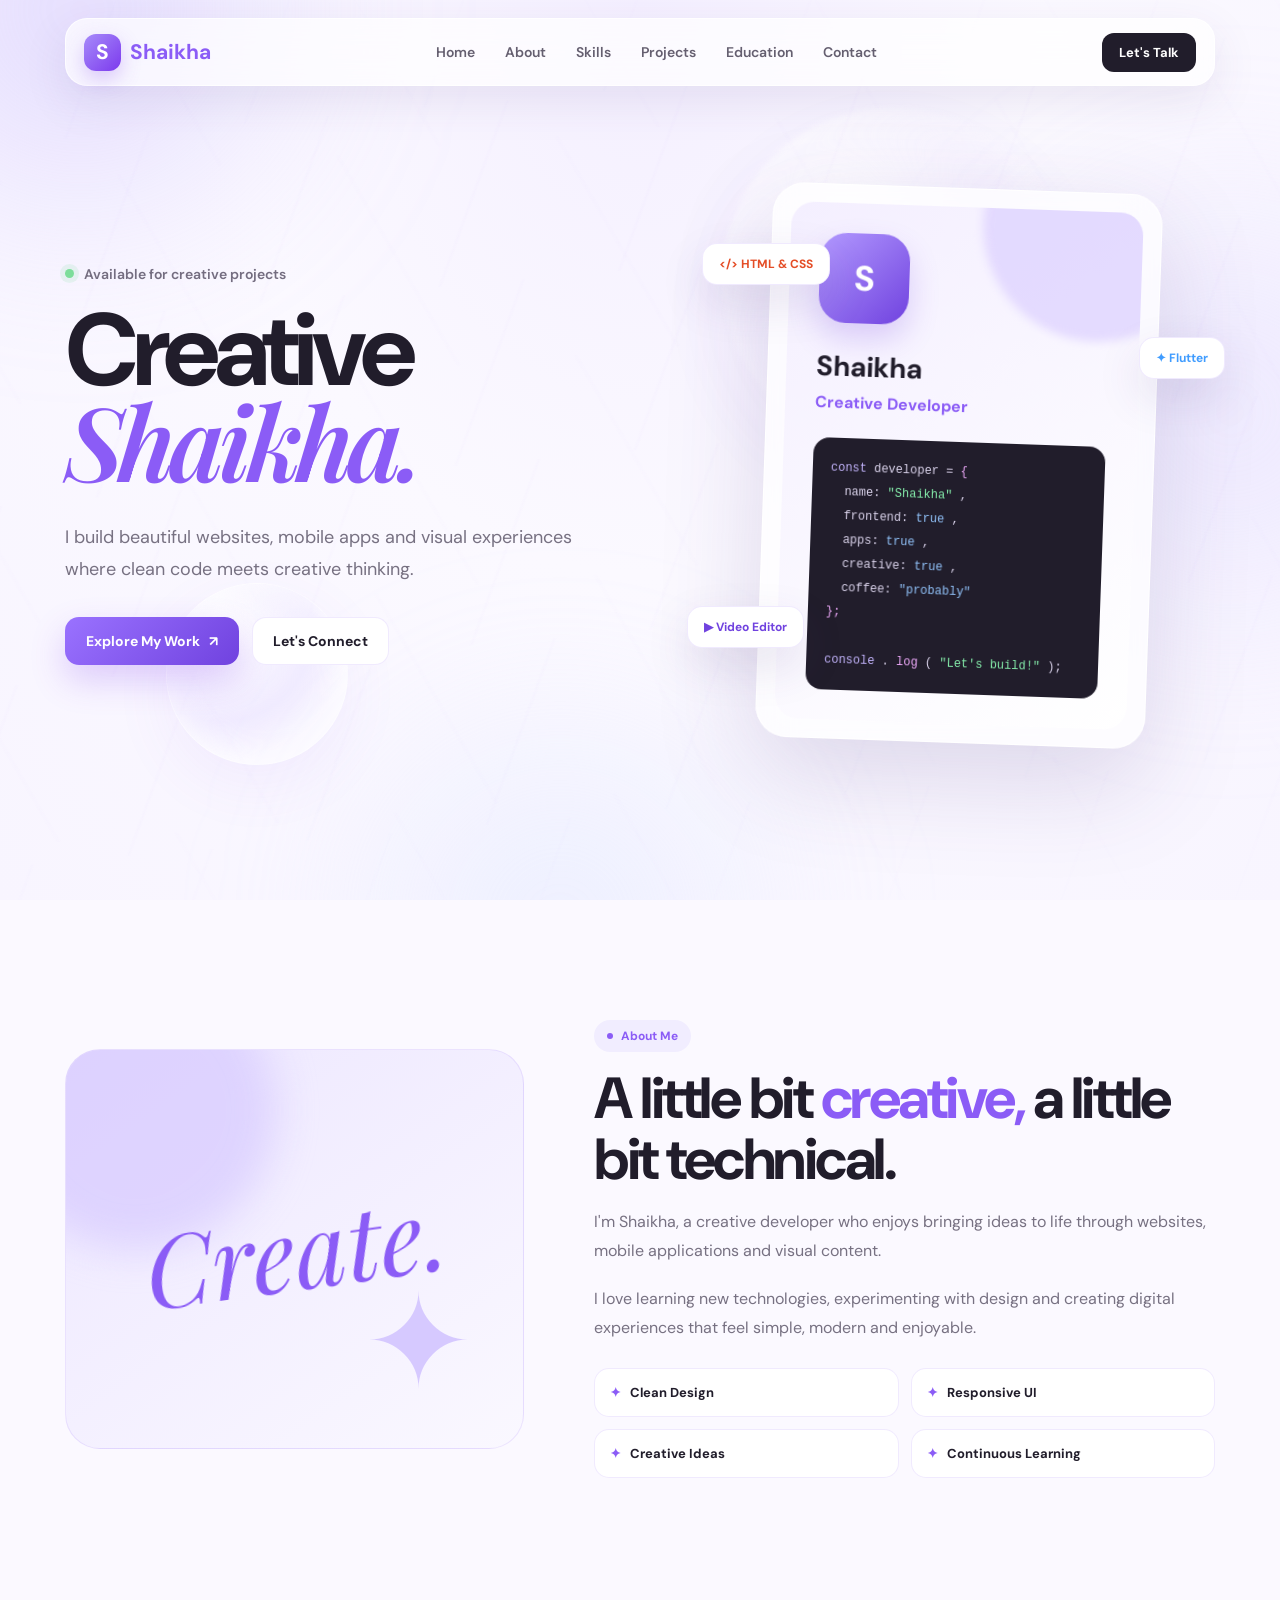
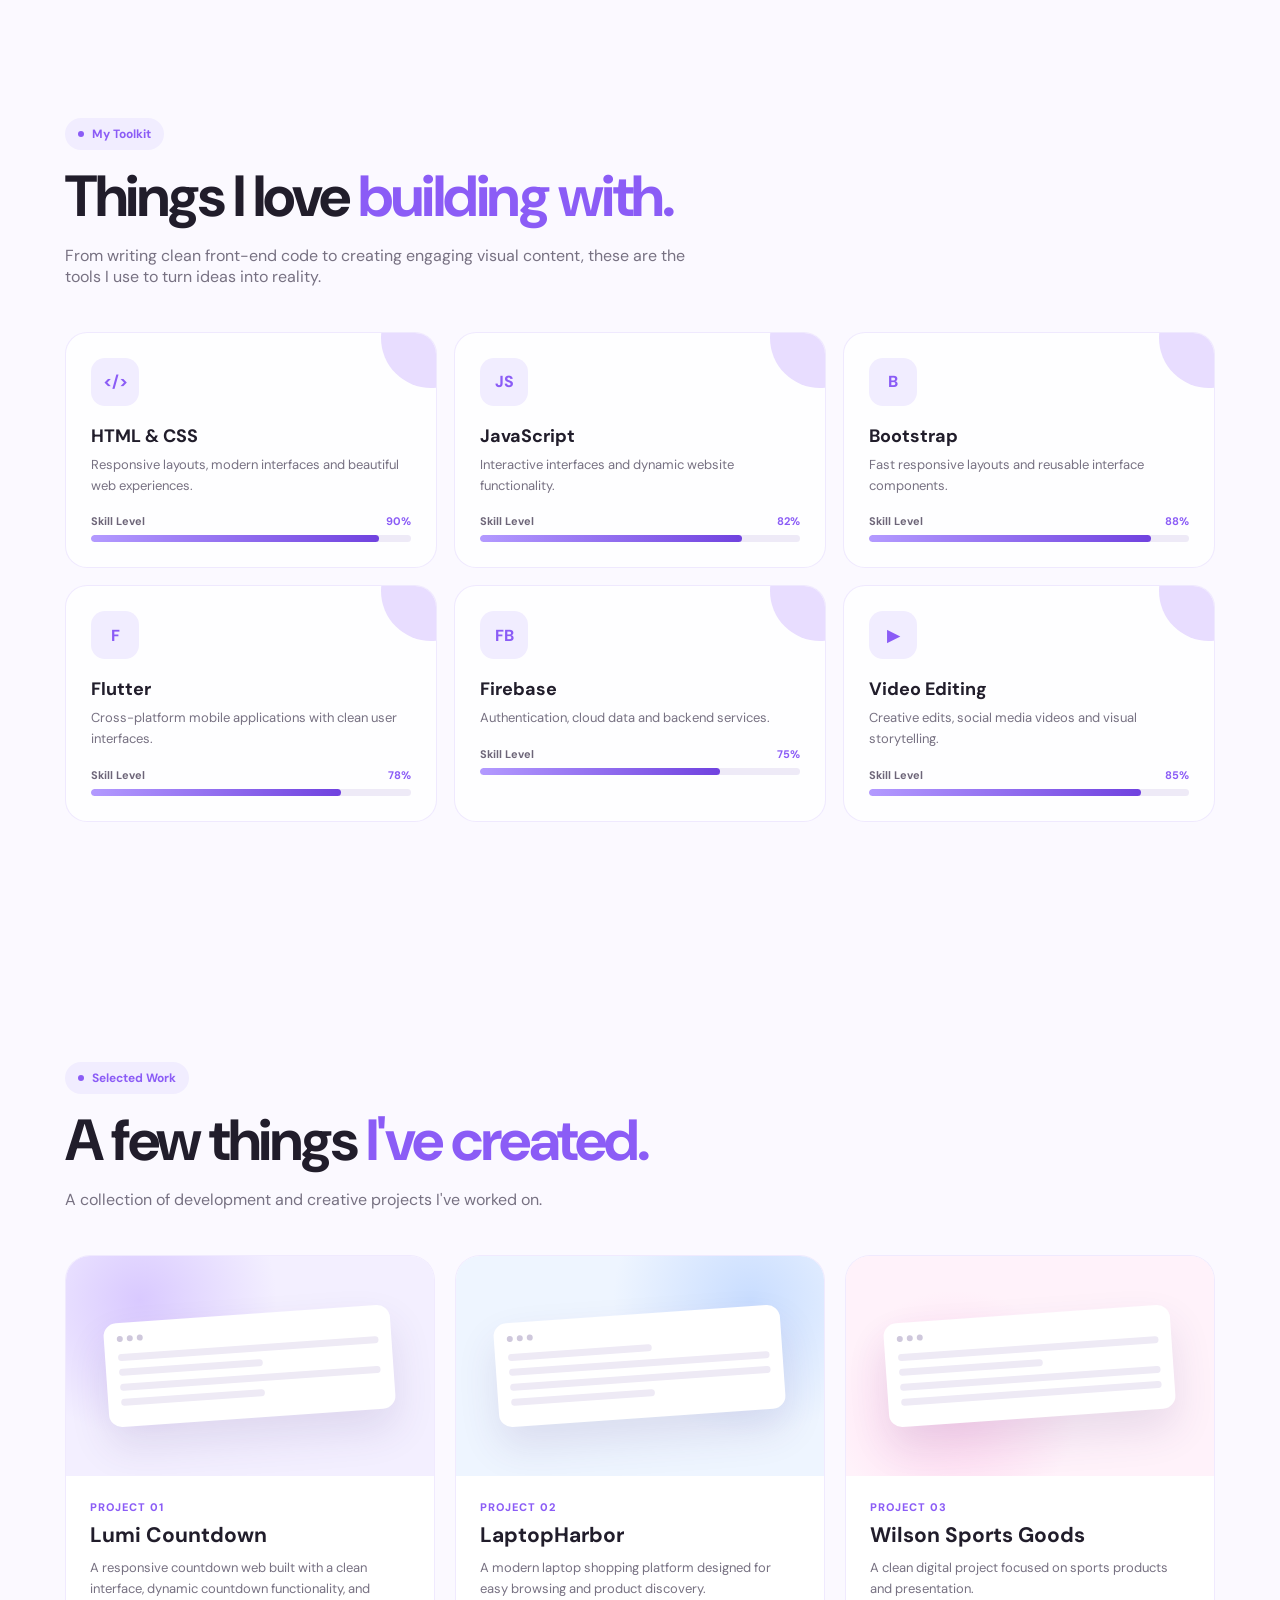
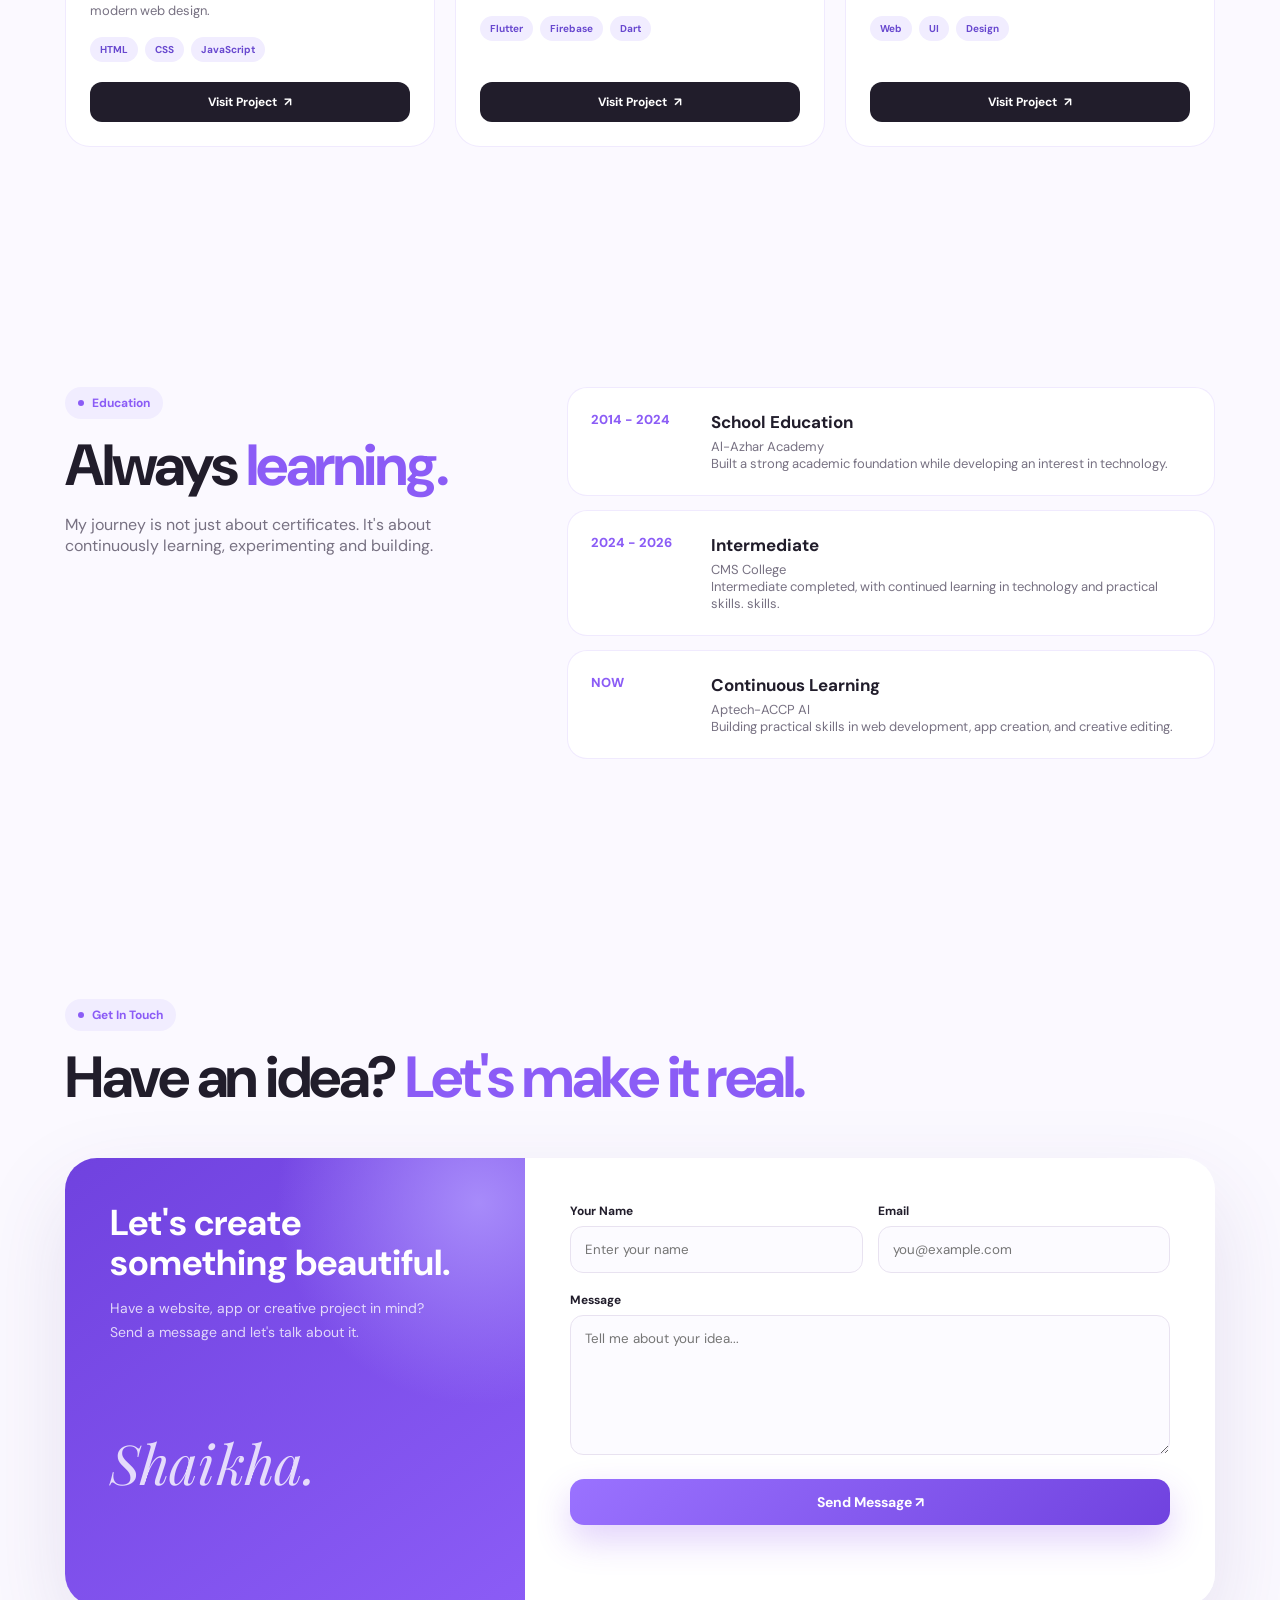
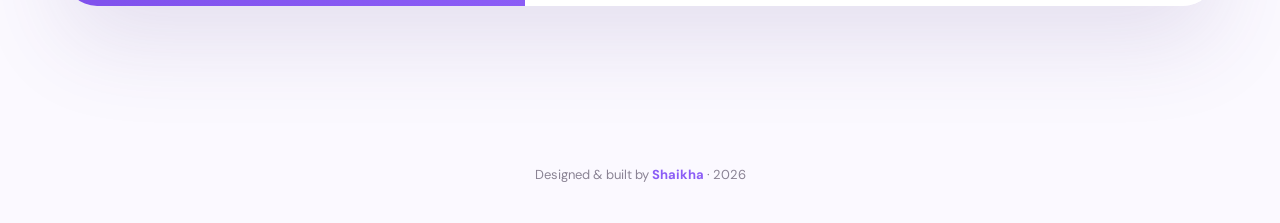
<file: index - Copy.html>
<!doctype html>
<html lang="en">
  <head>
    <meta charset="UTF-8" />
    <meta name="viewport" content="width=device-width, initial-scale=1.0" />

    <title>Shaikha | Creative Developer</title>

    <link rel="preconnect" href="https://fonts.googleapis.com" />
    <link rel="preconnect" href="https://fonts.gstatic.com" crossorigin />

    <link
      href="https://fonts.googleapis.com/css2?family=DM+Sans:wght@400;500;600;700&family=Playfair+Display:ital,wght@0,600;0,700;1,600&display=swap"
      rel="stylesheet"
    />

    <style>
      /* =====================================================
       RESET
    ===================================================== */

      * {
        margin: 0;
        padding: 0;
        box-sizing: border-box;
      }

      html {
        scroll-behavior: smooth;
      }

      body {
        font-family: "DM Sans", sans-serif;
        color: #211d2b;
        background: #fbf9ff;
        overflow-x: hidden;
      }

      a {
        text-decoration: none;
        color: inherit;
      }

      button,
      input,
      textarea {
        font-family: inherit;
      }

      /* =====================================================
       VARIABLES
    ===================================================== */

      :root {
        --purple: #8b5cf6;
        --purple-dark: #7042df;
        --purple-light: #c4b5fd;

        --lavender: #f1edff;
        --lavender2: #e8ddff;

        --white: #ffffff;

        --text: #211d2b;
        --muted: #777182;

        --border: rgba(139, 92, 246, 0.13);

        --shadow: 0 30px 80px rgba(91, 65, 145, 0.13);
      }

      /* =====================================================
       BACKGROUND
    ===================================================== */

      .background {
        position: fixed;
        inset: 0;
        z-index: -10;
        overflow: hidden;

        background: radial-gradient(
          ellipse at 50% 0%,
          #f4efff 0%,
          #fbf9ff 45%,
          #f8f5ff 100%
        );
      }

      .glow {
        position: absolute;
        border-radius: 50%;
        filter: blur(80px);
        pointer-events: none;
      }

      .glow1 {
        width: 520px;
        height: 520px;

        background: radial-gradient(
          circle,
          rgba(196, 181, 253, 0.52),
          rgba(196, 181, 253, 0.1) 60%,
          transparent 75%
        );

        top: -250px;
        left: -180px;

        animation: backgroundFloat1 12s ease-in-out infinite;
      }

      .glow2 {
        width: 500px;
        height: 500px;

        background: radial-gradient(
          circle,
          rgba(221, 214, 254, 0.55),
          rgba(221, 214, 254, 0.12) 60%,
          transparent 75%
        );

        right: -200px;
        top: 18%;

        animation: backgroundFloat2 15s ease-in-out infinite;
      }

      .glow3 {
        width: 480px;
        height: 480px;

        background: radial-gradient(
          circle,
          rgba(216, 227, 255, 0.48),
          rgba(216, 227, 255, 0.1) 60%,
          transparent 75%
        );

        left: 25%;
        bottom: -260px;

        animation: backgroundFloat3 17s ease-in-out infinite;
      }

      .background::before {
        content: "";
        position: absolute;

        width: 340px;
        height: 340px;

        right: 17%;
        top: 12%;

        border-radius: 50%;

        background: radial-gradient(
          circle at 35% 30%,
          rgba(255, 255, 255, 0.95),
          rgba(232, 221, 255, 0.32) 48%,
          rgba(196, 181, 253, 0.1) 70%,
          transparent 75%
        );

        filter: blur(2px);
        opacity: 0.8;

        box-shadow:
          inset 0 0 60px rgba(255, 255, 255, 0.8),
          0 30px 100px rgba(139, 92, 246, 0.06);

        animation: bubbleFloat 14s ease-in-out infinite;
      }

      .background::after {
        content: "";

        position: absolute;

        width: 180px;
        height: 180px;

        left: 13%;
        bottom: 15%;

        border-radius: 50%;

        background: radial-gradient(
          circle at 30% 25%,
          rgba(255, 255, 255, 0.9),
          rgba(216, 203, 255, 0.28) 50%,
          transparent 72%
        );

        border: 1px solid rgba(255, 255, 255, 0.65);

        box-shadow:
          inset 0 0 35px rgba(255, 255, 255, 0.8),
          0 20px 60px rgba(139, 92, 246, 0.07);

        filter: blur(0.5px);

        animation: bubbleFloat2 11s ease-in-out infinite;
      }

      .grid-bg {
        position: absolute;
        inset: -10%;

        background-image:
          linear-gradient(
            115deg,
            transparent 0%,
            transparent 47%,
            rgba(139, 92, 246, 0.035) 48%,
            transparent 49%
          ),
          linear-gradient(
            65deg,
            transparent 0%,
            transparent 47%,
            rgba(139, 92, 246, 0.025) 48%,
            transparent 49%
          );

        background-size:
          180px 180px,
          220px 220px;

        opacity: 0.5;

        mask-image: linear-gradient(
          to bottom,
          transparent,
          black 20%,
          black 80%,
          transparent
        );

        transform: rotate(-5deg);
      }

      @keyframes backgroundFloat1 {
        0%,
        100% {
          transform: translate3d(0, 0, 0) scale(1);
        }

        50% {
          transform: translate3d(70px, 45px, 0) scale(1.08);
        }
      }

      @keyframes backgroundFloat2 {
        0%,
        100% {
          transform: translate3d(0, 0, 0) scale(1);
        }

        50% {
          transform: translate3d(-55px, 50px, 0) scale(1.1);
        }
      }

      @keyframes backgroundFloat3 {
        0%,
        100% {
          transform: translate3d(0, 0, 0) scale(1);
        }

        50% {
          transform: translate3d(35px, -45px, 0) scale(1.08);
        }
      }

      @keyframes bubbleFloat {
        0%,
        100% {
          transform: translate(0, 0);
        }

        50% {
          transform: translate(-35px, 30px);
        }
      }

      @keyframes bubbleFloat2 {
        0%,
        100% {
          transform: translate(0, 0);
        }

        50% {
          transform: translate(30px, -25px);
        }
      }

      /* =====================================================
       NAVBAR
    ===================================================== */

      header {
        position: fixed;
        top: 18px;
        left: 0;
        width: 100%;
        z-index: 999;
      }

      .navbar {
        width: min(1150px, 92%);
        margin: auto;

        height: 68px;

        display: flex;
        align-items: center;
        justify-content: space-between;

        padding: 0 18px;

        border: 1px solid rgba(255, 255, 255, 0.8);

        background: rgba(255, 255, 255, 0.68);

        backdrop-filter: blur(20px);

        border-radius: 22px;

        box-shadow: 0 15px 45px rgba(80, 60, 130, 0.1);
      }

      .logo {
        display: flex;
        align-items: center;
        gap: 9px;

        font-size: 21px;
        font-weight: 700;
      }

      .logo-circle {
        width: 37px;
        height: 37px;

        display: grid;
        place-items: center;

        color: white;

        background: linear-gradient(135deg, #a78bfa, #7c3aed);

        border-radius: 12px;

        box-shadow: 0 8px 20px rgba(124, 58, 237, 0.25);
      }

      .logo span {
        color: var(--purple);
      }

      .nav-links {
        display: flex;
        gap: 30px;
        align-items: center;
      }

      .nav-links a {
        font-size: 14px;
        font-weight: 600;
        color: #655f70;

        transition: 0.25s;
      }

      .nav-links a:hover {
        color: var(--purple);
      }

      .nav-btn {
        padding: 11px 17px;

        background: #211d2b;
        color: white;

        border-radius: 12px;

        font-size: 13px;
        font-weight: 700;

        transition: 0.3s;
      }

      .nav-btn:hover {
        background: var(--purple);
        transform: translateY(-2px);
      }

      .menu {
        display: none;

        width: 43px;
        height: 43px;

        border: none;
        border-radius: 13px;

        background: var(--lavender);

        color: var(--purple);

        font-size: 21px;

        cursor: pointer;
      }

      /* =====================================================
       GENERAL
    ===================================================== */

      .container {
        width: min(1150px, 92%);
        margin: auto;
      }

      section {
        padding: 120px 0;
      }

      .section-label {
        display: inline-flex;
        align-items: center;
        gap: 8px;

        padding: 8px 13px;

        border-radius: 50px;

        background: var(--lavender);

        color: var(--purple);

        font-size: 12px;
        font-weight: 700;

        margin-bottom: 16px;
      }

      .section-label::before {
        content: "";

        width: 6px;
        height: 6px;

        border-radius: 50%;

        background: var(--purple);
      }

      .section-title {
        font-size: clamp(38px, 5vw, 58px);

        letter-spacing: -2.5px;

        line-height: 1.05;

        margin-bottom: 18px;
      }

      .section-description {
        max-width: 620px;

        color: var(--muted);

        font-size: 16px;
      }

      /* =====================================================
       HERO
    ===================================================== */

      .hero {
        min-height: 100vh;

        display: grid;

        grid-template-columns: 1.05fr 0.95fr;

        gap: 70px;

        align-items: center;

        padding-top: 150px;
      }

      .hero-left {
        position: relative;
      }

      .hero-small {
        display: flex;
        align-items: center;
        gap: 10px;

        color: #746d80;

        font-size: 14px;
        font-weight: 600;

        margin-bottom: 22px;
      }

      .status {
        width: 9px;
        height: 9px;

        background: #7cdd9a;

        border-radius: 50%;

        box-shadow: 0 0 0 5px rgba(124, 221, 154, 0.15);
      }

      .hero h1 {
        font-size: clamp(65px, 8vw, 110px);

        line-height: 0.88;

        letter-spacing: -6px;

        margin-bottom: 30px;
      }

      .hero h1 .name {
        color: var(--purple);

        font-family: "Playfair Display", serif;

        font-style: italic;

        font-weight: 600;
      }

      .hero h1 .creative {
        display: block;
      }

      .hero-text {
        max-width: 560px;

        color: var(--muted);

        font-size: 18px;

        line-height: 1.75;

        margin-bottom: 32px;
      }

      .hero-buttons {
        display: flex;
        gap: 13px;

        flex-wrap: wrap;
      }

      .primary-btn {
        display: inline-flex;
        align-items: center;
        justify-content: center;
        gap: 9px;

        padding: 14px 21px;

        color: white;

        background: linear-gradient(135deg, #9a72ff, #7042df);

        border-radius: 14px;

        font-size: 14px;
        font-weight: 700;

        box-shadow: 0 15px 35px rgba(124, 58, 237, 0.23);

        transition: 0.3s;
      }

      .primary-btn:hover {
        transform: translateY(-4px);

        box-shadow: 0 20px 45px rgba(124, 58, 237, 0.3);
      }

      .secondary-btn {
        display: inline-flex;
        align-items: center;

        padding: 14px 20px;

        background: white;

        border: 1px solid var(--border);

        border-radius: 14px;

        font-size: 14px;
        font-weight: 700;

        transition: 0.3s;
      }

      .secondary-btn:hover {
        transform: translateY(-4px);
        border-color: #c8b7f7;
      }

      /* =====================================================
       HERO CARD
    ===================================================== */

      .hero-right {
        position: relative;

        min-height: 520px;

        display: flex;
        align-items: center;
        justify-content: center;
      }

      .profile-card {
        width: 390px;
        max-width: 100%;

        padding: 18px;

        background: rgba(255, 255, 255, 0.65);

        border: 1px solid rgba(255, 255, 255, 0.9);

        border-radius: 32px;

        box-shadow: 0 35px 100px rgba(78, 55, 130, 0.17);

        backdrop-filter: blur(18px);

        transform: rotate(2deg);

        position: relative;
        z-index: 2;
      }

      .profile-inner {
        background: linear-gradient(145deg, #f4efff, #ffffff);

        border-radius: 23px;

        padding: 30px;

        min-height: 470px;

        position: relative;

        overflow: hidden;
      }

      .profile-inner::before {
        content: "";

        position: absolute;

        width: 230px;
        height: 230px;

        background: #d9ccff;

        border-radius: 50%;

        top: -100px;
        right: -70px;

        filter: blur(5px);

        opacity: 0.65;
      }

      .profile-avatar {
        width: 90px;
        height: 90px;

        display: grid;
        place-items: center;

        border-radius: 27px;

        color: white;

        font-size: 35px;
        font-weight: 700;

        background: linear-gradient(135deg, #b39aff, #7042df);

        box-shadow: 0 15px 30px rgba(112, 66, 223, 0.22);

        margin-bottom: 25px;
      }

      .profile-inner h3 {
        font-size: 28px;

        margin-bottom: 7px;
      }

      .profile-role {
        color: var(--purple);

        font-weight: 700;

        margin-bottom: 25px;
      }

      .code-lines {
        padding: 18px;

        border-radius: 16px;

        background: #211d2b;

        color: #dcd5ed;

        font-family: monospace;

        font-size: 12px;

        line-height: 2;

        overflow: hidden;
      }

      .code-purple {
        color: #c4b5fd;
      }

      .code-green {
        color: #86efac;
      }

      .code-pink {
        color: #f0abfc;
      }

      .code-blue {
        color: #93c5fd;
      }

      /* FLOATING BADGES */

      .float-badge {
        position: absolute;

        z-index: 4;

        padding: 12px 16px;

        background: white;

        border: 1px solid var(--border);

        border-radius: 15px;

        box-shadow: 0 18px 45px rgba(80, 55, 130, 0.13);

        font-size: 12px;
        font-weight: 700;

        animation: float 5s ease-in-out infinite;
      }

      .badge-html {
        top: 10%;
        left: 0;
        color: #e44d26;
      }

      .badge-flutter {
        right: -10px;
        top: 27%;
        color: #3f9cff;

        animation-delay: 1s;
      }

      .badge-video {
        bottom: 17%;
        left: -15px;
        color: #7042df;

        animation-delay: 2s;
      }

      @keyframes float {
        0%,
        100% {
          transform: translateY(0);
        }

        50% {
          transform: translateY(-13px);
        }
      }

      /* =====================================================
       ABOUT
    ===================================================== */

      .about-wrapper {
        display: grid;

        grid-template-columns: 0.85fr 1.15fr;

        gap: 70px;

        align-items: center;
      }

      .about-visual {
        min-height: 400px;

        border-radius: 35px;

        position: relative;

        background: linear-gradient(145deg, #ede7ff, #faf8ff);

        border: 1px solid var(--border);

        overflow: hidden;
      }

      .about-visual::before {
        content: "";

        position: absolute;

        width: 280px;
        height: 280px;

        border-radius: 50%;

        background: #cfc0ff;

        filter: blur(20px);

        top: -80px;
        left: -70px;

        opacity: 0.55;
      }

      .about-visual::after {
        content: "✦";

        position: absolute;

        right: 50px;
        bottom: 30px;

        font-size: 130px;

        color: #d6c9ff;

        font-family: serif;
      }

      .about-center {
        position: absolute;

        inset: 0;

        display: grid;

        place-items: center;
      }

      .about-word {
        font-size: 100px;

        font-family: "Playfair Display", serif;

        font-style: italic;

        color: var(--purple);

        transform: rotate(-8deg);
      }

      .about-content p {
        color: var(--muted);

        font-size: 16px;

        line-height: 1.8;

        margin-bottom: 20px;
      }

      .about-points {
        display: grid;

        grid-template-columns: 1fr 1fr;

        gap: 12px;

        margin-top: 25px;
      }

      .about-point {
        padding: 15px;

        background: white;

        border: 1px solid var(--border);

        border-radius: 15px;

        font-size: 13px;

        font-weight: 700;
      }

      .about-point span {
        color: var(--purple);

        margin-right: 6px;
      }

      /* =====================================================
       SKILLS
    ===================================================== */

      .skills-grid {
        display: grid;

        grid-template-columns: repeat(3, 1fr);

        gap: 17px;

        margin-top: 45px;
      }

      .skill-card {
        padding: 25px;

        background: rgba(255, 255, 255, 0.75);

        border: 1px solid var(--border);

        border-radius: 22px;

        transition: 0.35s;

        position: relative;

        overflow: hidden;
      }

      .skill-card::before {
        content: "";

        position: absolute;

        width: 100px;
        height: 100px;

        border-radius: 50%;

        background: #e8ddff;

        right: -45px;
        top: -45px;

        transition: 0.3s;
      }

      .skill-card:hover {
        transform: translateY(-7px);

        box-shadow: 0 25px 60px rgba(80, 55, 130, 0.11);

        border-color: #d4c4ff;
      }

      .skill-card:hover::before {
        transform: scale(1.6);
      }

      .skill-icon {
        width: 48px;
        height: 48px;

        display: grid;
        place-items: center;

        border-radius: 14px;

        background: var(--lavender);

        color: var(--purple);

        font-weight: 800;

        margin-bottom: 18px;

        position: relative;
        z-index: 1;
      }

      .skill-card h3 {
        font-size: 18px;

        margin-bottom: 7px;
      }

      .skill-card p {
        color: var(--muted);

        font-size: 13px;

        line-height: 1.6;

        margin-bottom: 18px;
      }

      /* SKILL PERCENTAGE */

      .skill-progress {
        position: relative;
        z-index: 2;
      }

      .skill-progress-top {
        display: flex;
        justify-content: space-between;
        align-items: center;

        margin-bottom: 7px;

        font-size: 11px;
        font-weight: 700;
        color: #6d6578;
      }

      .skill-percent {
        color: var(--purple);
      }

      .progress-bar {
        width: 100%;
        height: 7px;

        background: #eeeaf7;

        border-radius: 50px;

        overflow: hidden;
      }

      .progress-fill {
        height: 100%;

        width: 0;

        background: linear-gradient(90deg, #b39aff, #7042df);

        border-radius: 50px;

        transition: width 1.5s cubic-bezier(0.2, 0.8, 0.2, 1);
      }

      .skill-card.show .progress-fill {
        width: var(--skill-width);
      }

      /* =====================================================
       PROJECTS
    ===================================================== */

      .projects-grid {
        display: grid;

        grid-template-columns: repeat(3, 1fr);

        gap: 20px;

        margin-top: 45px;
      }

      .project-card {
        background: white;

        border: 1px solid var(--border);

        border-radius: 25px;

        overflow: hidden;

        transition: 0.35s;

        display: flex;
        flex-direction: column;
      }

      .project-card:hover {
        transform: translateY(-8px);

        box-shadow: 0 30px 70px rgba(80, 55, 130, 0.13);
      }

      .project-preview {
        height: 220px;

        position: relative;

        overflow: hidden;

        display: flex;

        align-items: center;

        justify-content: center;
      }

      .project-one {
        background:
          radial-gradient(circle at 20% 20%, #d9c9ff, transparent 40%), #f3efff;
      }

      .project-two {
        background:
          radial-gradient(circle at 80% 20%, #c9ddff, transparent 40%), #eef5ff;
      }

      .project-three {
        background:
          radial-gradient(circle at 30% 70%, #ffd8f0, transparent 40%), #fff2fa;
      }

      .mock-window {
        width: 78%;

        background: white;

        border-radius: 13px;

        padding: 13px;

        box-shadow: 0 20px 40px rgba(70, 50, 120, 0.12);

        transform: rotate(-4deg);

        transition: 0.35s;
      }

      .project-card:hover .mock-window {
        transform: rotate(0deg) scale(1.04);
      }

      .mock-top {
        display: flex;

        gap: 4px;

        margin-bottom: 12px;
      }

      .mock-dot {
        width: 6px;
        height: 6px;

        border-radius: 50%;

        background: #cfc8dc;
      }

      .mock-line {
        height: 7px;

        border-radius: 20px;

        background: #eeeaf5;

        margin: 8px 0;
      }

      .mock-line.short {
        width: 55%;
      }

      .project-info {
        padding: 24px;

        display: flex;
        flex-direction: column;

        flex: 1;
      }

      .project-number {
        color: var(--purple);

        font-size: 11px;

        font-weight: 800;

        letter-spacing: 1px;

        margin-bottom: 7px;
      }

      .project-info h3 {
        font-size: 21px;

        margin-bottom: 8px;
      }

      .project-info p {
        color: var(--muted);

        font-size: 13px;

        line-height: 1.65;

        margin-bottom: 16px;
      }

      .tags {
        display: flex;

        gap: 7px;

        flex-wrap: wrap;

        margin-bottom: 20px;
      }

      .tag {
        padding: 6px 10px;

        background: var(--lavender);

        color: #6848cf;

        border-radius: 50px;

        font-size: 10px;

        font-weight: 700;
      }

      /* VISIT PROJECT BUTTON */

      .project-link {
        display: inline-flex;
        align-items: center;
        justify-content: center;
        gap: 7px;

        width: 100%;

        padding: 12px 15px;

        margin-top: auto;

        border-radius: 12px;

        background: #211d2b;

        color: white;

        font-size: 12px;
        font-weight: 700;

        transition: 0.3s;
      }

      .project-link:hover {
        background: var(--purple);

        transform: translateY(-2px);

        box-shadow: 0 12px 25px rgba(124, 58, 237, 0.2);
      }

      /* =====================================================
       EDUCATION
    ===================================================== */

      .education {
        display: grid;

        grid-template-columns: 0.8fr 1.2fr;

        gap: 70px;

        align-items: start;
      }

      .education-list {
        display: grid;

        gap: 14px;
      }

      .edu-item {
        padding: 23px;

        background: white;

        border: 1px solid var(--border);

        border-radius: 20px;

        display: grid;

        grid-template-columns: 100px 1fr;

        gap: 20px;

        transition: 0.3s;
      }

      .edu-item:hover {
        transform: translateX(5px);

        box-shadow: 0 15px 40px rgba(80, 55, 130, 0.08);
      }

      .edu-year {
        color: var(--purple);

        font-weight: 800;

        font-size: 13px;
      }

      .edu-item h3 {
        font-size: 17px;

        margin-bottom: 5px;
      }

      .edu-item p {
        color: var(--muted);

        font-size: 13px;
      }

      /* =====================================================
       CONTACT
    ===================================================== */

      .contact-box {
        margin-top: 50px;

        display: grid;

        grid-template-columns: 0.8fr 1.2fr;

        border-radius: 32px;

        overflow: hidden;

        box-shadow: 0 35px 90px rgba(80, 55, 130, 0.13);
      }

      .contact-left {
        padding: 45px;

        color: white;

        background:
          radial-gradient(circle at 90% 10%, #a78bfa, transparent 35%),
          linear-gradient(145deg, #7042df, #8b5cf6);
      }

      .contact-left h3 {
        font-size: 36px;

        line-height: 1.1;

        margin-bottom: 15px;
      }

      .contact-left p {
        color: rgba(255, 255, 255, 0.78);

        font-size: 14px;

        line-height: 1.7;

        max-width: 350px;
      }

      .contact-decoration {
        margin-top: 80px;

        font-family: "Playfair Display", serif;

        font-style: italic;

        font-size: 55px;

        opacity: 0.8;
      }

      .contact-right {
        background: white;

        padding: 45px;
      }

      .form-grid {
        display: grid;

        grid-template-columns: 1fr 1fr;

        gap: 15px;
      }

      .field {
        margin-bottom: 4px;
      }

      .field.full {
        grid-column: 1/-1;
      }

      .field label {
        display: block;

        font-size: 12px;

        font-weight: 700;

        margin-bottom: 7px;
      }

      .field input,
      .field textarea {
        width: 100%;

        padding: 14px;

        border: 1px solid #e8e2f0;

        background: #fcfbff;

        border-radius: 13px;

        outline: none;

        transition: 0.25s;
      }

      .field input:focus,
      .field textarea:focus {
        border-color: var(--purple-light);

        box-shadow: 0 0 0 4px rgba(139, 92, 246, 0.08);
      }

      .field textarea {
        min-height: 140px;

        resize: vertical;
      }

      .form-message {
        margin-top: 12px;

        font-size: 13px;

        color: #7042df;

        min-height: 20px;
      }

      /* =====================================================
       FOOTER
    ===================================================== */

      footer {
        padding: 40px 0;

        text-align: center;

        color: #8a8394;

        font-size: 13px;
      }

      footer strong {
        color: var(--purple);
      }

      /* =====================================================
       REVEAL
    ===================================================== */

      .reveal {
        opacity: 0;

        transform: translateY(25px);

        transition:
          opacity 0.8s ease,
          transform 0.8s ease;
      }

      .reveal.show {
        opacity: 1;

        transform: translateY(0);
      }

      /* =====================================================
       RESPONSIVE
    ===================================================== */

      @media (max-width: 950px) {
        .nav-links {
          display: none;

          position: absolute;

          top: 78px;
          left: 0;
          right: 0;

          padding: 15px;

          flex-direction: column;

          align-items: stretch;

          gap: 4px;

          background: rgba(255, 255, 255, 0.96);

          border: 1px solid var(--border);

          border-radius: 20px;

          box-shadow: 0 25px 60px rgba(70, 50, 120, 0.12);
        }

        .nav-links.active {
          display: flex;
        }

        .nav-links a {
          padding: 13px;

          border-radius: 10px;
        }

        .nav-links a:hover {
          background: var(--lavender);
        }

        .nav-btn {
          display: none;
        }

        .menu {
          display: block;
        }

        .hero {
          grid-template-columns: 1fr;

          padding-top: 145px;
        }

        .hero-right {
          min-height: 480px;
        }

        .about-wrapper,
        .education,
        .contact-box {
          grid-template-columns: 1fr;
        }

        .about-visual {
          min-height: 350px;
        }

        .skills-grid,
        .projects-grid {
          grid-template-columns: 1fr 1fr;
        }
      }

      @media (max-width: 650px) {
        section {
          padding: 85px 0;
        }

        .hero h1 {
          font-size: 58px;

          letter-spacing: -4px;
        }

        .hero-text {
          font-size: 16px;
        }

        .hero-right {
          min-height: 430px;
        }

        .profile-card {
          width: 330px;
        }

        .profile-inner {
          min-height: 390px;

          padding: 24px;
        }

        .float-badge {
          transform: scale(0.85);
        }

        .badge-html {
          left: -5px;
        }

        .badge-flutter {
          right: -5px;
        }

        .skills-grid,
        .projects-grid {
          grid-template-columns: 1fr;
        }

        .about-points {
          grid-template-columns: 1fr;
        }

        .edu-item {
          grid-template-columns: 1fr;

          gap: 7px;
        }

        .contact-left,
        .contact-right {
          padding: 30px;
        }

        .form-grid {
          grid-template-columns: 1fr;
        }

        .field.full {
          grid-column: auto;
        }
      }

      @media (max-width: 420px) {
        .hero h1 {
          font-size: 49px;
        }

        .profile-card {
          width: 290px;
        }

        .profile-inner {
          min-height: 360px;
        }

        .about-word {
          font-size: 75px;
        }
      }
    </style>
  </head>

  <body>
    <!-- =====================================================
       BACKGROUND
  ===================================================== -->

    <div class="background">
      <div class="glow glow1"></div>
      <div class="glow glow2"></div>
      <div class="glow glow3"></div>

      <div class="grid-bg"></div>
    </div>

    <!-- =====================================================
       NAVBAR
  ===================================================== -->

    <header>
      <nav class="navbar">
        <a href="#home" class="logo">
          <div class="logo-circle">S</div>
          <span>Shaikha</span>
        </a>

        <div class="nav-links" id="navLinks">
          <a href="#home">Home</a>
          <a href="#about">About</a>
          <a href="#skills">Skills</a>
          <a href="#projects">Projects</a>
          <a href="#education">Education</a>
          <a href="#contact">Contact</a>
        </div>

        <a href="#contact" class="nav-btn"> Let's Talk </a>

        <button class="menu" id="menu">☰</button>
      </nav>
    </header>

    <!-- =====================================================
       HERO
  ===================================================== -->

    <section class="hero container" id="home">
      <div class="hero-left reveal">
        <div class="hero-small">
          <span class="status"></span>
          Available for creative projects
        </div>

        <h1>
          Creative

          <span class="creative">
            <span class="name"> Shaikha. </span>
          </span>
        </h1>

        <p class="hero-text">
          I build beautiful websites, mobile apps and visual experiences where
          clean code meets creative thinking.
        </p>

        <div class="hero-buttons">
          <a href="#projects" class="primary-btn">
            Explore My Work
            <span>↗</span>
          </a>

          <a href="#contact" class="secondary-btn"> Let's Connect </a>
        </div>
      </div>

      <!-- HERO CARD -->

      <div class="hero-right reveal">
        <div class="float-badge badge-html">&lt;/&gt; HTML & CSS</div>

        <div class="float-badge badge-flutter">✦ Flutter</div>

        <div class="float-badge badge-video">▶ Video Editor</div>

        <div class="profile-card">
          <div class="profile-inner">
            <div class="profile-avatar">S</div>

            <h3>Shaikha</h3>

            <div class="profile-role">Creative Developer</div>

            <div class="code-lines">
              <div>
                <span class="code-purple">const</span>
                developer =
                <span class="code-pink">{</span>
              </div>

              <div>
                &nbsp;&nbsp;name:
                <span class="code-green"> "Shaikha" </span>,
              </div>

              <div>
                &nbsp;&nbsp;frontend:
                <span class="code-blue"> true </span>,
              </div>

              <div>
                &nbsp;&nbsp;apps:
                <span class="code-blue"> true </span>,
              </div>

              <div>
                &nbsp;&nbsp;creative:
                <span class="code-blue"> true </span>,
              </div>

              <div>
                &nbsp;&nbsp;coffee:
                <span class="code-blue"> "probably" </span>
              </div>

              <div>
                <span class="code-pink"> }; </span>
              </div>

              <br />

              <div>
                <span class="code-purple"> console </span>.

                <span class="code-pink"> log </span>(

                <span class="code-green"> "Let's build!" </span>

                );
              </div>
            </div>
          </div>
        </div>
      </div>
    </section>

    <!-- =====================================================
       ABOUT
  ===================================================== -->

    <section id="about">
      <div class="container">
        <div class="about-wrapper">
          <div class="about-visual reveal">
            <div class="about-center">
              <div class="about-word">Create.</div>
            </div>
          </div>

          <div class="about-content reveal">
            <div class="section-label">About Me</div>

            <h2 class="section-title">
              A little bit

              <span style="color: #8b5cf6"> creative, </span>

              a little bit technical.
            </h2>

            <p>
              I'm Shaikha, a creative developer who enjoys bringing ideas to
              life through websites, mobile applications and visual content.
            </p>

            <p>
              I love learning new technologies, experimenting with design and
              creating digital experiences that feel simple, modern and
              enjoyable.
            </p>

            <div class="about-points">
              <div class="about-point">
                <span>✦</span>
                Clean Design
              </div>

              <div class="about-point">
                <span>✦</span>
                Responsive UI
              </div>

              <div class="about-point">
                <span>✦</span>
                Creative Ideas
              </div>

              <div class="about-point">
                <span>✦</span>
                Continuous Learning
              </div>
            </div>
          </div>
        </div>
      </div>
    </section>

    <!-- =====================================================
       SKILLS
  ===================================================== -->

    <section id="skills">
      <div class="container">
        <div class="section-label reveal">My Toolkit</div>

        <h2 class="section-title reveal">
          Things I love

          <span style="color: #8b5cf6"> building with. </span>
        </h2>

        <p class="section-description reveal">
          From writing clean front-end code to creating engaging visual content,
          these are the tools I use to turn ideas into reality.
        </p>

        <div class="skills-grid">
          <!-- HTML -->

          <div class="skill-card reveal">
            <div class="skill-icon">&lt;/&gt;</div>

            <h3>HTML & CSS</h3>

            <p>
              Responsive layouts, modern interfaces and beautiful web
              experiences.
            </p>

            <div class="skill-progress">
              <div class="skill-progress-top">
                <span>Skill Level</span>
                <span class="skill-percent">90%</span>
              </div>

              <div class="progress-bar">
                <div class="progress-fill" style="--skill-width: 90%"></div>
              </div>
            </div>
          </div>

          <!-- JAVASCRIPT -->

          <div class="skill-card reveal">
            <div class="skill-icon">JS</div>

            <h3>JavaScript</h3>

            <p>Interactive interfaces and dynamic website functionality.</p>

            <div class="skill-progress">
              <div class="skill-progress-top">
                <span>Skill Level</span>
                <span class="skill-percent">82%</span>
              </div>

              <div class="progress-bar">
                <div class="progress-fill" style="--skill-width: 82%"></div>
              </div>
            </div>
          </div>

          <!-- BOOTSTRAP -->

          <div class="skill-card reveal">
            <div class="skill-icon">B</div>

            <h3>Bootstrap</h3>

            <p>Fast responsive layouts and reusable interface components.</p>

            <div class="skill-progress">
              <div class="skill-progress-top">
                <span>Skill Level</span>
                <span class="skill-percent">88%</span>
              </div>

              <div class="progress-bar">
                <div class="progress-fill" style="--skill-width: 88%"></div>
              </div>
            </div>
          </div>

          <!-- FLUTTER -->

          <div class="skill-card reveal">
            <div class="skill-icon">F</div>

            <h3>Flutter</h3>

            <p>
              Cross-platform mobile applications with clean user interfaces.
            </p>

            <div class="skill-progress">
              <div class="skill-progress-top">
                <span>Skill Level</span>
                <span class="skill-percent">78%</span>
              </div>

              <div class="progress-bar">
                <div class="progress-fill" style="--skill-width: 78%"></div>
              </div>
            </div>
          </div>

          <!-- FIREBASE -->

          <div class="skill-card reveal">
            <div class="skill-icon">FB</div>

            <h3>Firebase</h3>

            <p>Authentication, cloud data and backend services.</p>

            <div class="skill-progress">
              <div class="skill-progress-top">
                <span>Skill Level</span>
                <span class="skill-percent">75%</span>
              </div>

              <div class="progress-bar">
                <div class="progress-fill" style="--skill-width: 75%"></div>
              </div>
            </div>
          </div>

          <!-- VIDEO EDITING -->

          <div class="skill-card reveal">
            <div class="skill-icon">▶</div>

            <h3>Video Editing</h3>

            <p>Creative edits, social media videos and visual storytelling.</p>

            <div class="skill-progress">
              <div class="skill-progress-top">
                <span>Skill Level</span>
                <span class="skill-percent">85%</span>
              </div>

              <div class="progress-bar">
                <div class="progress-fill" style="--skill-width: 85%"></div>
              </div>
            </div>
          </div>
        </div>
      </div>
    </section>

    <!-- =====================================================
       PROJECTS
  ===================================================== -->

    <section id="projects">
      <div class="container">
        <div class="section-label reveal">Selected Work</div>

        <h2 class="section-title reveal">
          A few things

          <span style="color: #8b5cf6"> I've created. </span>
        </h2>

        <p class="section-description reveal">
          A collection of development and creative projects I've worked on.
        </p>

        <div class="projects-grid">
          <!-- PROJECT 1 -->

          <div class="project-card reveal">
            <div class="project-preview project-one">
              <div class="mock-window">
                <div class="mock-top">
                  <span class="mock-dot"></span>
                  <span class="mock-dot"></span>
                  <span class="mock-dot"></span>
                </div>

                <div class="mock-line"></div>
                <div class="mock-line short"></div>
                <div class="mock-line"></div>
                <div class="mock-line short"></div>
              </div>
            </div>

            <div class="project-info">
              <div class="project-number">PROJECT 01</div>

              <h3>Lumi Countdown</h3>

              <p>
                A responsive countdown web built with a clean interface, dynamic countdown functionality, and modern web design.
              </p>

              <div class="tags">
                <span class="tag"> HTML </span>

                <span class="tag"> CSS </span>

                <span class="tag"> JavaScript </span>
              </div>

              <!-- CHANGE THIS URL -->

              <a
                href="lumi-countdown.netlify.app"
                target="_blank"
                rel="noopener noreferrer"
                class="project-link"
              >
                Visit Project
                <span>↗</span>
              </a>
            </div>
          </div>

          <!-- PROJECT 2 -->

          <div class="project-card reveal">
            <div class="project-preview project-two">
              <div class="mock-window">
                <div class="mock-top">
                  <span class="mock-dot"></span>
                  <span class="mock-dot"></span>
                  <span class="mock-dot"></span>
                </div>

                <div class="mock-line short"></div>
                <div class="mock-line"></div>
                <div class="mock-line"></div>
                <div class="mock-line short"></div>
              </div>
            </div>

            <div class="project-info">
              <div class="project-number">PROJECT 02</div>

              <h3>LaptopHarbor</h3>

              <p>
                A modern laptop shopping platform designed for easy browsing and product discovery.
              </p>

              <div class="tags">
                <span class="tag"> Flutter </span>

                <span class="tag"> Firebase </span>

                <span class="tag"> Dart </span>
              </div>

              <!-- CHANGE THIS URL -->

              <a
                href="https://laptopharbor2405e.web.app"
                target="_blank"
                rel="noopener noreferrer"
                class="project-link"
              >
                Visit Project
                <span>↗</span>
              </a>
            </div>
          </div>

          <!-- PROJECT 3 -->

          <div class="project-card reveal">
            <div class="project-preview project-three">
              <div class="mock-window">
                <div class="mock-top">
                  <span class="mock-dot"></span>
                  <span class="mock-dot"></span>
                  <span class="mock-dot"></span>
                </div>

                <div class="mock-line"></div>
                <div class="mock-line short"></div>
                <div class="mock-line"></div>
                <div class="mock-line"></div>
              </div>
            </div>

            <div class="project-info">
              <div class="project-number">PROJECT 03</div>

              <h3>Wilson Sports Goods</h3>

              <p>
                A clean digital project focused on sports products and
                presentation.
              </p>

              <div class="tags">
                <span class="tag"> Web </span>

                <span class="tag"> UI </span>

                <span class="tag"> Design </span>
              </div>

              <!-- CHANGE THIS URL -->

              <a
                href="https://your-wilson-project-link.com"
                target="_blank"
                rel="noopener noreferrer"
                class="project-link"
              >
                Visit Project
                <span>↗</span>
              </a>
            </div>
          </div>
        </div>
      </div>
    </section>

    <!-- =====================================================
       EDUCATION
  ===================================================== -->

    <section id="education">
      <div class="container">
        <div class="education">
          <div class="reveal">
            <div class="section-label">Education</div>

            <h2 class="section-title">
              Always

              <span style="color: #8b5cf6"> learning. </span>
            </h2>

            <p class="section-description">
              My journey is not just about certificates. It's about continuously
              learning, experimenting and building.
            </p>
          </div>

          <div class="education-list">
            <div class="edu-item reveal">
              <div class="edu-year">2014 - 2024</div>

              <div>
                <h3>School Education</h3>

                <p>
                  Al-Azhar Academy <br />
                  Built a strong academic foundation while developing an
                  interest in technology.
                </p>
              </div>
            </div>

            <div class="edu-item reveal">
              <div class="edu-year">2024 - 2026</div>

              <div>
                <h3>Intermediate</h3>

                <p>
                  CMS College <br />
                  Intermediate completed, with continued learning in technology
                  and practical skills. skills.
                </p>
              </div>
            </div>

            <div class="edu-item reveal">
              <div class="edu-year">NOW</div>

              <div>
                <h3>Continuous Learning</h3>

                <p>
                  Aptech-ACCP AI
                  <br> Building practical skills in web development,
                  app creation, and creative editing.
                </p>
              </div>
            </div>
          </div>
        </div>
      </div>
    </section>

    <!-- =====================================================
       CONTACT
  ===================================================== -->

    <section id="contact">
      <div class="container">
        <div class="section-label reveal">Get In Touch</div>

        <h2 class="section-title reveal">
          Have an idea?

          <span style="color: #8b5cf6"> Let's make it real. </span>
        </h2>

        <div class="contact-box">
          <div class="contact-left">
            <h3>Let's create something beautiful.</h3>

            <p>
              Have a website, app or creative project in mind? Send a message
              and let's talk about it.
            </p>

            <div class="contact-decoration">Shaikha.</div>
          </div>

          <div class="contact-right">
            <!-- CONTACT FORM -->

            <form id="contactForm">
              <!-- IMPORTANT:
                 Replace this with your existing Web3Forms access key.
            -->

              <input
                type="hidden"
                name="access_key"
                value="YOUR_WEB3FORMS_ACCESS_KEY"
              />

              <input
                type="hidden"
                name="subject"
                value="New Portfolio Message"
              />

              <input
                type="hidden"
                name="from_name"
                value="Shaikha's Portfolio"
              />

              <div class="form-grid">
                <div class="field">
                  <label> Your Name </label>

                  <input
                    type="text"
                    name="name"
                    placeholder="Enter your name"
                    required
                  />
                </div>

                <div class="field">
                  <label> Email </label>

                  <input
                    type="email"
                    name="email"
                    placeholder="you@example.com"
                    required
                  />
                </div>

                <div class="field full">
                  <label> Message </label>

                  <textarea
                    name="message"
                    placeholder="Tell me about your idea..."
                    required
                  ></textarea>
                </div>

                <div class="field full">
                  <button
                    type="submit"
                    class="primary-btn"
                    id="sendButton"
                    style="border: 0; cursor: pointer; width: 100%"
                  >
                    Send Message ↗
                  </button>

                  <div id="formMessage" class="form-message"></div>
                </div>
              </div>
            </form>
          </div>
        </div>
      </div>
    </section>

    <!-- =====================================================
       FOOTER
  ===================================================== -->

    <footer>
      <div class="container">
        Designed & built by

        <strong> Shaikha </strong>

        · 2026
      </div>
    </footer>

    <!-- =====================================================
       JAVASCRIPT
  ===================================================== -->

    <script>
      /* =====================================================
       MOBILE MENU
    ===================================================== */

      const menu = document.getElementById("menu");

      const navLinks = document.getElementById("navLinks");

      menu.addEventListener("click", () => {
        navLinks.classList.toggle("active");

        if (navLinks.classList.contains("active")) {
          menu.innerHTML = "✕";
        } else {
          menu.innerHTML = "☰";
        }
      });

      /* =====================================================
       CLOSE MOBILE MENU
    ===================================================== */

      document.querySelectorAll(".nav-links a").forEach((link) => {
        link.addEventListener("click", () => {
          navLinks.classList.remove("active");

          menu.innerHTML = "☰";
        });
      });

      /* =====================================================
       SCROLL REVEAL
    ===================================================== */

      const observer = new IntersectionObserver(
        (entries) => {
          entries.forEach((entry) => {
            if (entry.isIntersecting) {
              entry.target.classList.add("show");
            }
          });
        },

        {
          threshold: 0.12,
        },
      );

      document.querySelectorAll(".reveal").forEach((element) => {
        observer.observe(element);
      });

      /* =====================================================
       CONTACT FORM
       WEB3FORMS + SUCCESS PAGE
    ===================================================== */

      const contactForm = document.getElementById("contactForm");

      const sendButton = document.getElementById("sendButton");

      const formMessage = document.getElementById("formMessage");

      contactForm.addEventListener("submit", async (event) => {
        event.preventDefault();

        sendButton.disabled = true;

        sendButton.style.opacity = "0.7";

        sendButton.innerHTML = "Sending...";

        formMessage.innerHTML = "";

        const formData = new FormData(contactForm);

        try {
          const response = await fetch("https://api.web3forms.com/submit", {
            method: "POST",
            body: formData,
          });

          const data = await response.json();

          if (data.success) {
            /*
            IMPORTANT:
            success.html must be in the SAME folder
            as index.html.
          */

            window.location.href = "./success.html";
          } else {
            sendButton.disabled = false;

            sendButton.style.opacity = "1";

            sendButton.innerHTML = "Send Message ↗";

            formMessage.innerHTML =
              data.message || "Something went wrong. Please try again.";
          }
        } catch (error) {
          console.error(error);

          sendButton.disabled = false;

          sendButton.style.opacity = "1";

          sendButton.innerHTML = "Send Message ↗";

          formMessage.innerHTML =
            "Unable to send message. Please check your internet connection.";
        }
      });
    </script>
  </body>
</html>
</file>
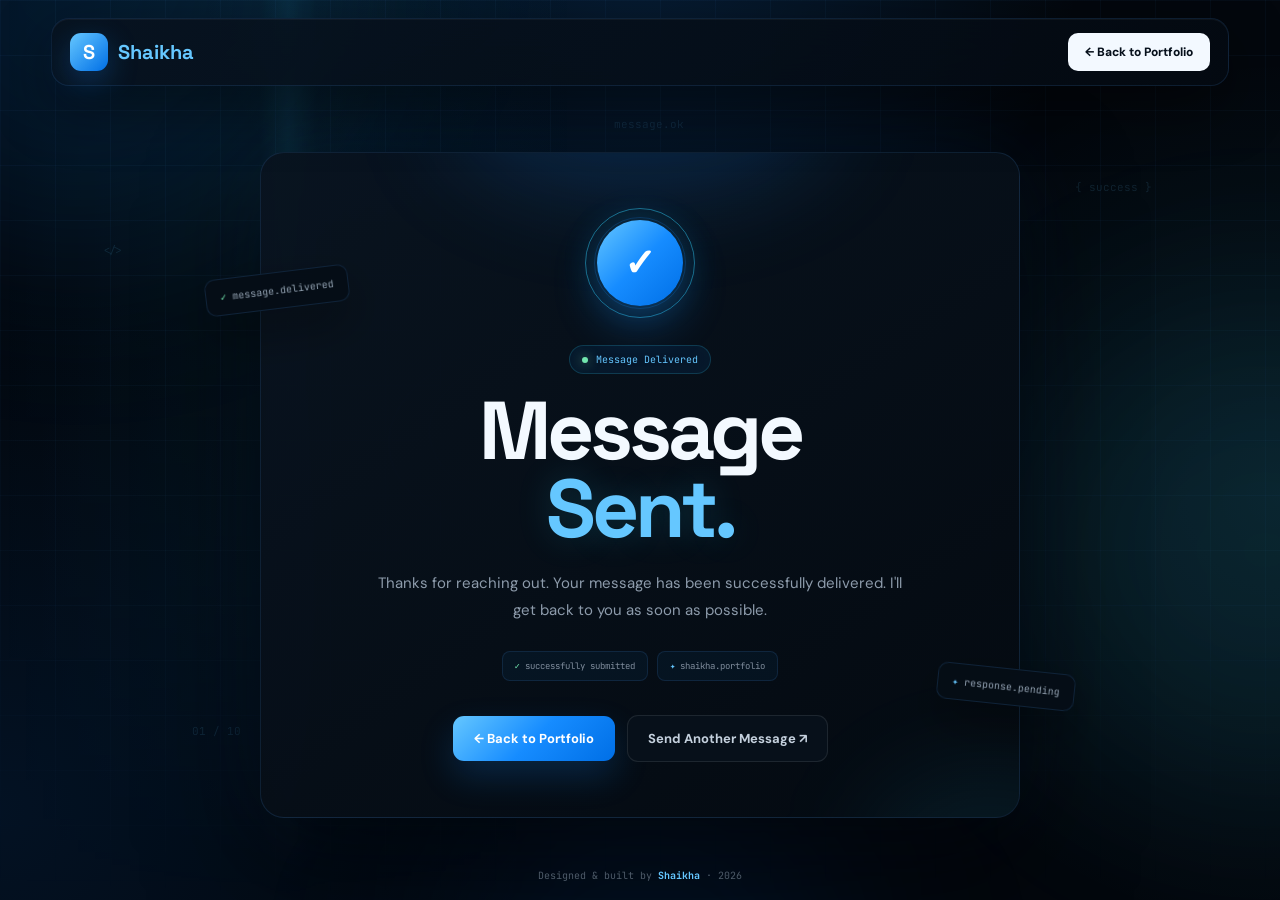
<file: success.html>
<!doctype html>
<html lang="en">
<head>
  <meta charset="UTF-8" />
  <meta name="viewport" content="width=device-width, initial-scale=1.0" />

  <title>Message Sent | Shaikha</title>

  <link rel="preconnect" href="https://fonts.googleapis.com" />
  <link rel="preconnect" href="https://fonts.gstatic.com" crossorigin />

  <link
    href="https://fonts.googleapis.com/css2?family=DM+Sans:wght@400;500;600;700&family=JetBrains+Mono:wght@400;500;600;700&family=Space+Grotesk:wght@400;500;600;700&display=swap"
    rel="stylesheet"
  />

  <style>
    * {
      margin: 0;
      padding: 0;
      box-sizing: border-box;
    }

    :root {
      --bg: #03070d;
      --bg2: #07111d;
      --card: #08121e;

      --blue: #168cff;
      --blue2: #006fe6;
      --blue3: #65c7ff;
      --cyan: #32d8ff;

      --white: #f3f9ff;
      --muted: #8d9bab;
      --muted2: #566474;

      --border: rgba(44, 166, 255, 0.18);

      --green: #72e6ae;

      --shadow:
        0 30px 100px rgba(0, 0, 0, 0.65);
    }

    html {
      scroll-behavior: smooth;
    }

    body {
      min-height: 100vh;
      font-family: "DM Sans", sans-serif;
      color: var(--white);
      background: var(--bg);
      overflow: hidden;
    }

    a {
      text-decoration: none;
      color: inherit;
    }

    /* =========================================
       BACKGROUND
    ========================================= */

    .background {
      position: fixed;
      inset: 0;
      z-index: -10;
      overflow: hidden;

      background:
        radial-gradient(
          circle at 50% -10%,
          rgba(22, 140, 255, 0.18),
          transparent 38%
        ),
        radial-gradient(
          circle at 100% 55%,
          rgba(50, 216, 255, 0.08),
          transparent 32%
        ),
        radial-gradient(
          circle at 0% 90%,
          rgba(0, 111, 230, 0.1),
          transparent 35%
        ),
        #03070d;
    }

    /* futuristic grid */

    .background-grid {
      position: absolute;
      inset: 0;

      background-image:
        linear-gradient(
          rgba(77, 163, 255, 0.045) 1px,
          transparent 1px
        ),
        linear-gradient(
          90deg,
          rgba(77, 163, 255, 0.045) 1px,
          transparent 1px
        );

      background-size: 55px 55px;

      mask-image: linear-gradient(
        to bottom,
        black,
        rgba(0, 0, 0, 0.65) 65%,
        transparent
      );
    }

    .background-grid::after {
      content: "";
      position: absolute;
      inset: 0;

      background:
        linear-gradient(
          90deg,
          transparent 0%,
          rgba(50, 216, 255, 0.06) 45%,
          rgba(50, 216, 255, 0.13) 50%,
          rgba(50, 216, 255, 0.06) 55%,
          transparent 100%
        );

      width: 45%;
      animation: scan 8s linear infinite;
    }

    @keyframes scan {
      0% {
        transform: translateX(-130%);
      }

      100% {
        transform: translateX(300%);
      }
    }

    /* center futuristic circle */

    .holo-ring {
      position: absolute;

      width: 480px;
      height: 480px;

      left: 50%;
      top: 45%;

      transform:
        translate(-50%, -50%)
        perspective(700px)
        rotateX(62deg);

      border-radius: 50%;

      border: 1px solid rgba(50, 216, 255, 0.08);

      box-shadow:
        0 0 70px rgba(22, 140, 255, 0.06),
        inset 0 0 70px rgba(22, 140, 255, 0.04);

      animation: ringFloat 9s ease-in-out infinite;
    }

    .holo-ring::before {
      content: "";

      position: absolute;
      inset: 35px;

      border-radius: 50%;

      border: 1px solid rgba(22, 140, 255, 0.09);
    }

    .holo-ring::after {
      content: "";

      position: absolute;
      inset: 90px;

      border-radius: 50%;

      border: 1px dashed rgba(50, 216, 255, 0.08);

      animation: ringRotate 15s linear infinite;
    }

    @keyframes ringFloat {
      50% {
        transform:
          translate(-50%, -52%)
          perspective(700px)
          rotateX(62deg)
        scale(1.04);
      }
    }

    @keyframes ringRotate {
      to {
        transform: rotate(360deg);
      }
    }

    /* glow orbs */

    .glow {
      position: absolute;
      border-radius: 50%;
      filter: blur(100px);
      pointer-events: none;
    }

    .glow-one {
      width: 520px;
      height: 520px;

      background: rgba(22, 140, 255, 0.13);

      top: -280px;
      left: -180px;

      animation: glowFloat 12s ease-in-out infinite;
    }

    .glow-two {
      width: 470px;
      height: 470px;

      background: rgba(50, 216, 255, 0.08);

      right: -220px;
      top: 35%;

      animation: glowFloat2 15s ease-in-out infinite;
    }

    .glow-three {
      width: 400px;
      height: 400px;

      background: rgba(0, 111, 230, 0.1);

      left: 35%;
      bottom: -260px;
    }

    @keyframes glowFloat {
      50% {
        transform:
          translate(80px, 60px)
          scale(1.1);
      }
    }

    @keyframes glowFloat2 {
      50% {
        transform:
          translate(-60px, 50px)
          scale(1.08);
      }
    }

    /* =========================================
       FLOATING CODE
    ========================================= */

    .code-particle {
      position: absolute;

      color: rgba(101, 199, 255, 0.13);

      font-family: "JetBrains Mono", monospace;
      font-size: 11px;

      pointer-events: none;

      animation:
        particleFloat
        9s
        ease-in-out
        infinite;
    }

    .p1 {
      left: 8%;
      top: 27%;
    }

    .p2 {
      right: 10%;
      top: 20%;
      animation-delay: 2s;
    }

    .p3 {
      left: 15%;
      bottom: 18%;
      animation-delay: 4s;
    }

    .p4 {
      right: 17%;
      bottom: 22%;
      animation-delay: 1s;
    }

    .p5 {
      left: 48%;
      top: 13%;
      animation-delay: 3s;
    }

    @keyframes particleFloat {
      50% {
        transform: translateY(-18px);
        opacity: 0.8;
      }
    }

    /* =========================================
       NAVBAR
    ========================================= */

    header {
      position: fixed;

      top: 18px;
      left: 0;

      width: 100%;

      z-index: 100;
    }

    .navbar {
      width: min(1180px, 92%);
      height: 68px;

      margin: auto;
      padding: 0 18px;

      display: flex;
      align-items: center;
      justify-content: space-between;

      background:
        linear-gradient(
          135deg,
          rgba(8, 18, 30, 0.88),
          rgba(4, 10, 18, 0.82)
        );

      border: 1px solid rgba(77, 163, 255, 0.13);

      border-radius: 18px;

      backdrop-filter: blur(20px);

      box-shadow:
        0 20px 60px rgba(0, 0, 0, 0.45),
        inset 0 1px rgba(255, 255, 255, 0.04);
    }

    .logo {
      display: flex;
      align-items: center;

      gap: 10px;

      font-size: 20px;
      font-weight: 700;

      font-family: "Space Grotesk", sans-serif;
    }

    .logo-box {
      width: 38px;
      height: 38px;

      display: grid;
      place-items: center;

      border-radius: 11px;

      color: white;

      background:
        linear-gradient(
          135deg,
          var(--blue3),
          var(--blue2)
        );

      box-shadow:
        0 10px 30px rgba(22, 140, 255, 0.28);
    }

    .logo span {
      color: var(--blue3);
    }

    .back-btn {
      display: inline-flex;
      align-items: center;
      justify-content: center;

      padding: 11px 17px;

      color: #06101b;

      background: var(--white);

      border-radius: 10px;

      font-size: 12px;
      font-weight: 800;

      transition: 0.3s;
    }

    .back-btn:hover {
      background: var(--blue3);

      color: #03101c;

      transform: translateY(-2px);

      box-shadow:
        0 10px 30px rgba(50, 216, 255, 0.2);
    }

    /* =========================================
       MAIN
    ========================================= */

    .success-page {
      min-height: 100vh;

      display: flex;
      align-items: center;
      justify-content: center;

      padding: 110px 20px 40px;
    }

    .success-wrapper {
      width: min(760px, 100%);

      position: relative;
    }

    /* =========================================
       SUCCESS CARD
    ========================================= */

    .success-card {
      position: relative;

      width: 100%;

      padding: 55px 50px;

      text-align: center;

      background:
        linear-gradient(
          145deg,
          rgba(9, 20, 32, 0.97),
          rgba(4, 10, 17, 0.97)
        );

      border:
        1px solid
        rgba(77, 163, 255, 0.14);

      border-radius: 24px;

      box-shadow:
        0 40px 110px rgba(0, 0, 0, 0.6),
        0 0 90px rgba(22, 140, 255, 0.07);

      overflow: hidden;

      animation:
        cardIn
        0.8s
        ease
        forwards;
    }

    /* top blue light */

    .success-card::before {
      content: "";

      position: absolute;

      width: 380px;
      height: 180px;

      top: -140px;
      left: 50%;

      transform: translateX(-50%);

      border-radius: 50%;

      background:
        rgba(22, 140, 255, 0.18);

      filter: blur(50px);

      pointer-events: none;
    }

    /* bottom cyan light */

    .success-card::after {
      content: "";

      position: absolute;

      width: 260px;
      height: 200px;

      bottom: -150px;
      right: -100px;

      border-radius: 50%;

      background:
        rgba(50, 216, 255, 0.08);

      filter: blur(50px);

      pointer-events: none;
    }

    @keyframes cardIn {
      from {
        opacity: 0;

        transform:
          translateY(25px)
          scale(0.97);
      }

      to {
        opacity: 1;

        transform:
          translateY(0)
          scale(1);
      }
    }

    .card-content {
      position: relative;

      z-index: 2;
    }

    /* =========================================
       CHECK
    ========================================= */

    .check-wrapper {
      width: 110px;
      height: 110px;

      margin:
        0
        auto
        27px;

      position: relative;

      display: grid;
      place-items: center;
    }

    .check-wrapper::before {
      content: "";

      position: absolute;
      inset: 0;

      border-radius: 50%;

      border:
        1px solid
        rgba(50, 216, 255, 0.45);

      animation:
        ringPulse
        2s
        ease-out
        infinite;
    }

    .check-wrapper::after {
      content: "";

      position: absolute;

      inset: 9px;

      border-radius: 50%;

      border:
        1px solid
        rgba(22, 140, 255, 0.2);
    }

    .check-circle {
      width: 86px;
      height: 86px;

      display: grid;
      place-items: center;

      border-radius: 50%;

      color: white;

      font-size: 38px;
      font-weight: 600;

      background:
        linear-gradient(
          135deg,
          #65c7ff,
          #168cff,
          #006fe6
        );

      box-shadow:
        0 18px 45px rgba(22, 140, 255, 0.32),
        0 0 40px rgba(50, 216, 255, 0.12);

      animation:
        checkPop
        0.7s
        ease
        forwards;
    }

    @keyframes checkPop {
      0% {
        transform: scale(0.5);
        opacity: 0;
      }

      70% {
        transform: scale(1.08);
      }

      100% {
        transform: scale(1);
        opacity: 1;
      }
    }

    @keyframes ringPulse {
      0% {
        transform: scale(0.9);
        opacity: 0.8;
      }

      100% {
        transform: scale(1.35);
        opacity: 0;
      }
    }

    /* =========================================
       LABEL
    ========================================= */

    .eyebrow {
      display: inline-flex;
      align-items: center;

      gap: 8px;

      padding: 7px 12px;

      color: var(--blue3);

      border:
        1px solid
        rgba(50, 216, 255, 0.18);

      background:
        rgba(22, 140, 255, 0.07);

      border-radius: 50px;

      font-family:
        "JetBrains Mono",
        monospace;

      font-size: 10px;

      margin-bottom: 18px;

      box-shadow:
        inset 0 0 20px rgba(22, 140, 255, 0.03);
    }

    .eyebrow::before {
      content: "";

      width: 6px;
      height: 6px;

      border-radius: 50%;

      background: var(--green);

      box-shadow:
        0 0 12px
        rgba(121, 226, 167, 0.7);
    }

    /* =========================================
       TEXT
    ========================================= */

    .success-card h1 {
      font-family:
        "Space Grotesk",
        sans-serif;

      font-size:
        clamp(55px, 8vw, 82px);

      line-height: 0.95;

      letter-spacing: -4px;

      margin-bottom: 22px;
    }

    .success-card h1 span {
      display: block;

      color: var(--blue3);

      text-shadow:
        0 0 35px
        rgba(50, 216, 255, 0.18);
    }

    .success-message {
      max-width: 530px;

      margin: 0 auto;

      color: var(--muted);

      font-size: 15px;

      line-height: 1.8;
    }

    /* =========================================
       STATUS
    ========================================= */

    .success-info {
      display: flex;

      align-items: center;
      justify-content: center;

      flex-wrap: wrap;

      gap: 9px;

      margin-top: 27px;
    }

    .info-pill {
      padding: 8px 12px;

      border-radius: 8px;

      background:
        rgba(22, 140, 255, 0.055);

      border:
        1px solid
        rgba(77, 163, 255, 0.13);

      color: #7e8b9b;

      font-family:
        "JetBrains Mono",
        monospace;

      font-size: 9px;
    }

    .info-pill strong {
      color: var(--green);

      font-weight: 500;
    }

    .info-pill span {
      color: var(--blue3);
    }

    /* =========================================
       BUTTONS
    ========================================= */

    .success-buttons {
      display: flex;

      align-items: center;
      justify-content: center;

      gap: 12px;

      flex-wrap: wrap;

      margin-top: 34px;
    }

    .primary-btn {
      display: inline-flex;

      align-items: center;
      justify-content: center;

      gap: 9px;

      padding: 14px 21px;

      color: white;

      background:
        linear-gradient(
          135deg,
          #65c7ff,
          #168cff,
          #006fe6
        );

      border-radius: 11px;

      font-size: 13px;
      font-weight: 700;

      box-shadow:
        0 15px 35px
        rgba(22, 140, 255, 0.2);

      transition: 0.3s;
    }

    .primary-btn:hover {
      transform: translateY(-4px);

      box-shadow:
        0 20px 45px
        rgba(22, 140, 255, 0.38);
    }

    .secondary-btn {
      display: inline-flex;

      align-items: center;
      justify-content: center;

      padding: 14px 20px;

      color: #c4d0dd;

      background: #07101a;

      border:
        1px solid
        rgba(255, 255, 255, 0.09);

      border-radius: 11px;

      font-size: 13px;
      font-weight: 700;

      transition: 0.3s;
    }

    .secondary-btn:hover {
      border-color:
        rgba(50, 216, 255, 0.35);

      transform: translateY(-4px);

      color: white;

      box-shadow:
        0 10px 30px
        rgba(22, 140, 255, 0.08);
    }

    /* =========================================
       FLOATING CODE CARDS
    ========================================= */

    .floating-card {
      position: absolute;

      padding: 11px 14px;

      color: #91a0b0;

      background:
        rgba(5, 13, 22, 0.9);

      border:
        1px solid
        rgba(77, 163, 255, 0.15);

      border-radius: 10px;

      font-family:
        "JetBrains Mono",
        monospace;

      font-size: 10px;

      box-shadow:
        0 20px 50px
        rgba(0, 0, 0, 0.4);

      backdrop-filter: blur(15px);

      z-index: 5;
    }

    .floating-one {
      left: -55px;
      top: 18%;

      transform: rotate(-7deg);

      animation:
        floatOne
        5s
        ease-in-out
        infinite;
    }

    .floating-two {
      right: -55px;
      bottom: 17%;

      transform: rotate(6deg);

      animation:
        floatTwo
        6s
        ease-in-out
        infinite;
    }

    .floating-card .green {
      color: var(--green);
    }

    .floating-card .blue {
      color: var(--blue3);
    }

    @keyframes floatOne {
      50% {
        transform:
          translateY(-10px)
          rotate(-7deg);
      }
    }

    @keyframes floatTwo {
      50% {
        transform:
          translateY(-12px)
          rotate(6deg);
      }
    }

    /* =========================================
       FOOTER
    ========================================= */

    .footer {
      position: fixed;

      bottom: 18px;
      left: 0;

      width: 100%;

      text-align: center;

      color: #4e5b69;

      font-family:
        "JetBrains Mono",
        monospace;

      font-size: 10px;
    }

    .footer strong {
      color: var(--blue3);
    }

    /* =========================================
       RESPONSIVE
    ========================================= */

    @media (max-width: 700px) {

      body {
        overflow-y: auto;
      }

      header {
        top: 12px;
      }

      .navbar {
        height: 62px;

        border-radius: 16px;
      }

      .logo {
        font-size: 18px;
      }

      .logo-box {
        width: 35px;
        height: 35px;
      }

      .back-btn {
        padding: 10px 13px;

        font-size: 11px;
      }

      .success-page {
        padding:
          105px
          15px
          75px;
      }

      .success-card {
        padding:
          45px
          25px;

        border-radius: 20px;
      }

      .success-card h1 {
        font-size: 52px;

        letter-spacing: -3px;
      }

      .success-message {
        font-size: 14px;
      }

      .floating-card {
        display: none;
      }

      .holo-ring {
        width: 350px;
        height: 350px;
      }

      .check-wrapper {
        width: 94px;
        height: 94px;
      }

      .check-circle {
        width: 76px;
        height: 76px;

        font-size: 32px;
      }

      .success-buttons {
        flex-direction: column;
      }

      .primary-btn,
      .secondary-btn {
        width: 100%;
      }

      .footer {
        position: relative;

        bottom: auto;

        margin-top: -55px;

        padding-bottom: 20px;
      }
    }

    @media (max-width: 420px) {

      .success-card {
        padding: 38px 20px;
      }

      .success-card h1 {
        font-size: 45px;
      }

      .success-message {
        font-size: 13px;
      }

      .success-info {
        gap: 6px;
      }

      .holo-ring {
        width: 290px;
        height: 290px;
      }
    }
  </style>
</head>

<body>

  <!-- =========================================
       BACKGROUND
  ========================================= -->

  <div class="background">

    <div class="background-grid"></div>

    <div class="holo-ring"></div>

    <div class="glow glow-one"></div>
    <div class="glow glow-two"></div>
    <div class="glow glow-three"></div>

    <div class="code-particle p1">
      &lt;/&gt;
    </div>

    <div class="code-particle p2">
      { success }
    </div>

    <div class="code-particle p3">
      01 / 10
    </div>

    <div class="code-particle p4">
      sent();
    </div>

    <div class="code-particle p5">
      message.ok
    </div>

  </div>


  <!-- =========================================
       NAVBAR
  ========================================= -->

  <header>

    <nav class="navbar">

      <a href="index.html" class="logo">

        <div class="logo-box">
          S
        </div>

        <span>
          Shaikha
        </span>

      </a>


      <a href="index.html" class="back-btn">
        ← Back to Portfolio
      </a>

    </nav>

  </header>


  <!-- =========================================
       SUCCESS PAGE
  ========================================= -->

  <main class="success-page">

    <div class="success-wrapper">


      <!-- FLOATING CODE CARD 1 -->

      <div class="floating-card floating-one">

        <span class="green">
          ✓
        </span>

        message.delivered

      </div>


      <!-- FLOATING CODE CARD 2 -->

      <div class="floating-card floating-two">

        <span class="blue">
          ✦
        </span>

        response.pending

      </div>


      <!-- SUCCESS CARD -->

      <div class="success-card">

        <div class="card-content">


          <!-- CHECK -->

          <div class="check-wrapper">

            <div class="check-circle">
              ✓
            </div>

          </div>


          <!-- STATUS -->

          <div class="eyebrow">
            Message Delivered
          </div>


          <!-- TITLE -->

          <h1>
            Message
            <span>Sent.</span>
          </h1>


          <!-- MESSAGE -->

          <p class="success-message">
            Thanks for reaching out. Your message has been successfully
            delivered. I'll get back to you as soon as possible.
          </p>


          <!-- INFO -->

          <div class="success-info">

            <div class="info-pill">
              <strong>✓</strong>
              successfully submitted
            </div>

            <div class="info-pill">
              <span>✦</span>
              shaikha.portfolio
            </div>

          </div>


          <!-- BUTTONS -->

          <div class="success-buttons">

            <a
              href="index.html"
              class="primary-btn"
            >
              ← Back to Portfolio
            </a>

            <a
              href="index.html#contact"
              class="secondary-btn"
            >
              Send Another Message ↗
            </a>

          </div>

        </div>

      </div>

    </div>

  </main>


  <!-- =========================================
       FOOTER
  ========================================= -->

  <div class="footer">

    Designed & built by
    <strong>Shaikha</strong>
    · 2026

  </div>

</body>
</html>
</file>
